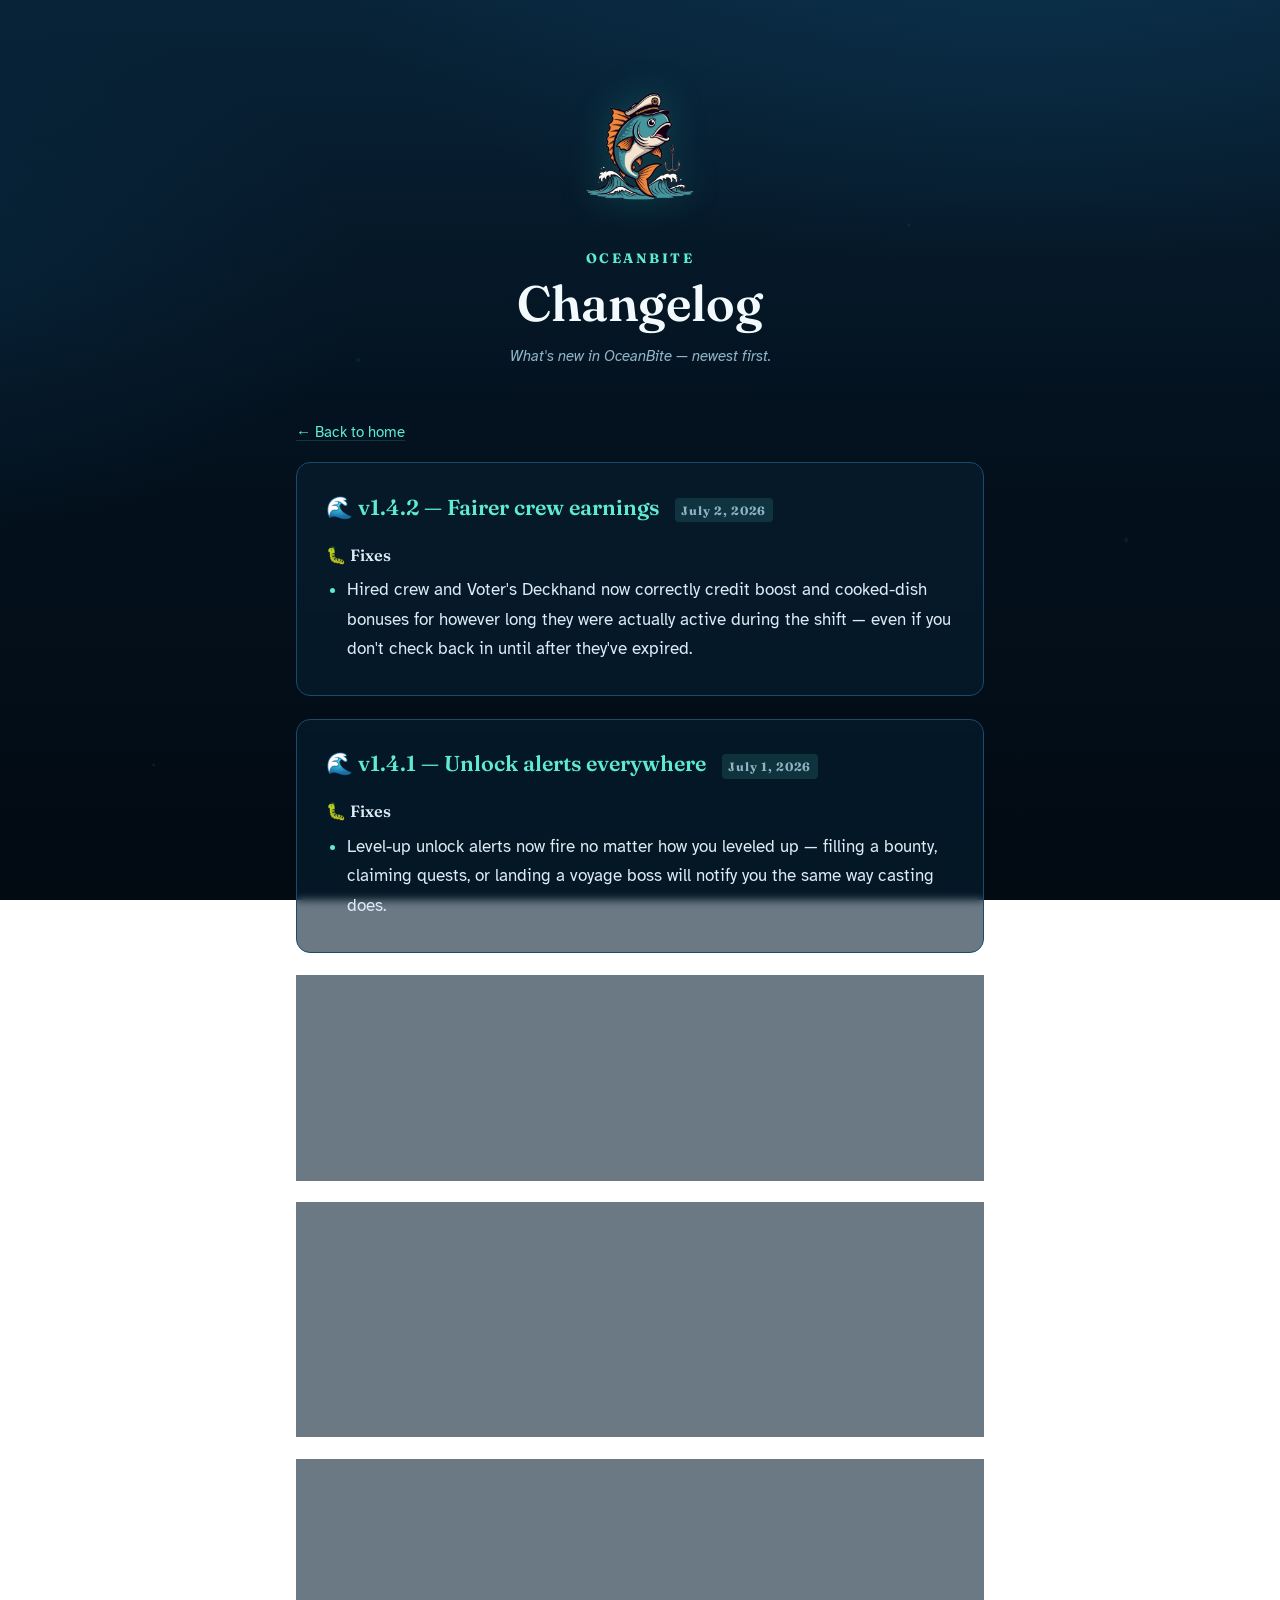
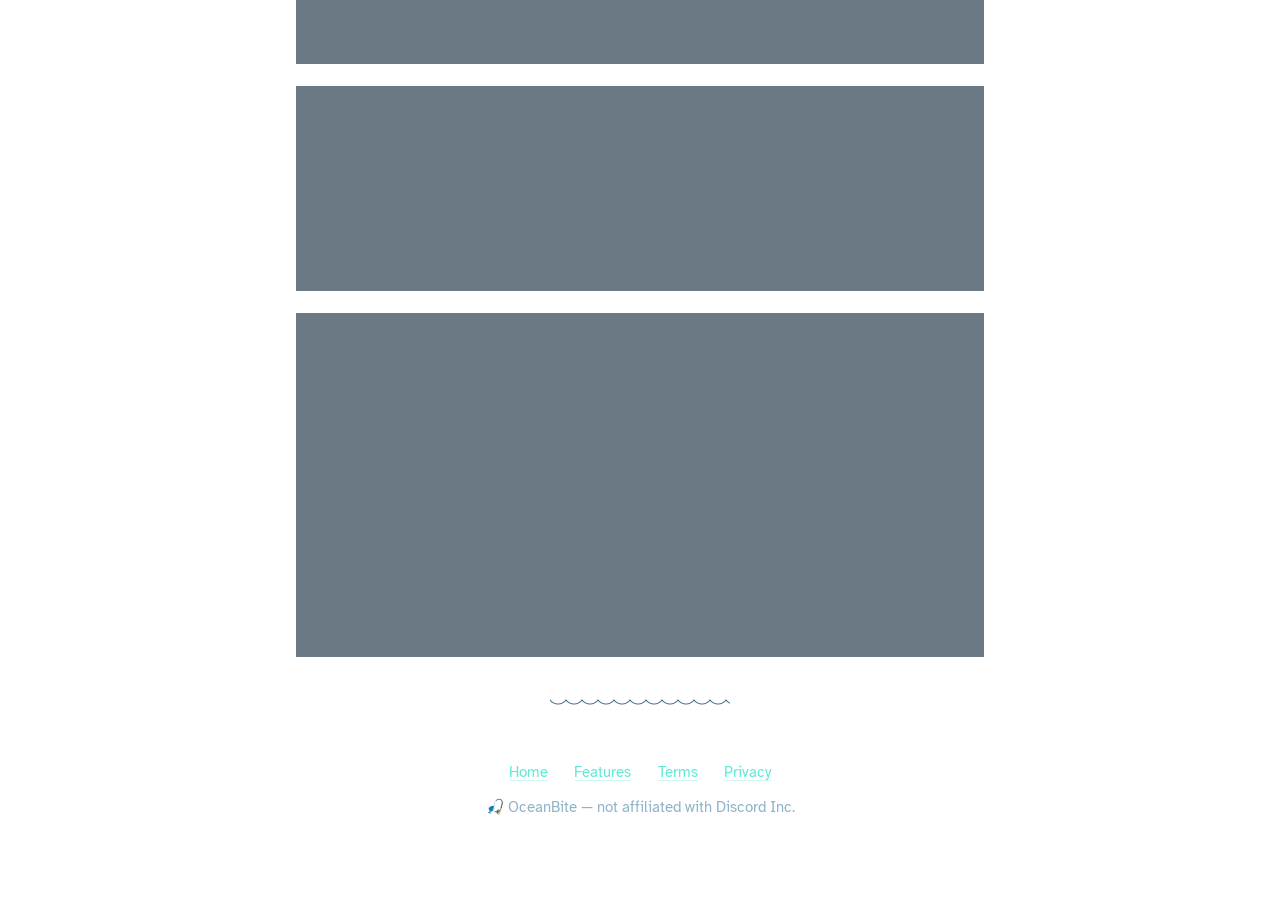
<file: changelog.html>
<!DOCTYPE html>
<html lang="en">
<head>
  <meta charset="UTF-8">
  <meta name="viewport" content="width=device-width, initial-scale=1.0">
  <title>Changelog — OceanBite</title>
  <meta name="description" content="What's new in OceanBite, the free Discord fishing game — every update, feature, balance change, and fix.">
  <link rel="canonical" href="https://oceanbite.app/changelog.html">
  <link rel="icon" type="image/png" href="logo.png">
  <!-- Open Graph -->
  <meta property="og:type" content="website">
  <meta property="og:title" content="Changelog — OceanBite">
  <meta property="og:description" content="What's new in OceanBite — every update, feature, balance change, and fix.">
  <meta property="og:url" content="https://oceanbite.app/changelog.html">
  <meta property="og:image" content="https://oceanbite.app/logo.png">
  <meta property="og:site_name" content="OceanBite">
  <!-- Twitter Card -->
  <meta name="twitter:card" content="summary">
  <meta name="twitter:title" content="Changelog — OceanBite">
  <meta name="twitter:description" content="What's new in OceanBite — every update, feature, balance change, and fix.">
  <meta name="twitter:image" content="https://oceanbite.app/logo.png">
  <link rel="preconnect" href="https://fonts.googleapis.com">
  <link rel="preconnect" href="https://fonts.gstatic.com" crossorigin>
  <link href="https://fonts.googleapis.com/css2?family=Fraunces:opsz,wght@9..144,400;9..144,600;9..144,700&family=Atkinson+Hyperlegible:ital,wght@0,400;0,700;1,400&display=swap" rel="stylesheet">
  <link rel="stylesheet" href="site.css">
  <style>
    .cmd { font-family: ui-monospace, 'Cascadia Code', 'Fira Code', monospace; font-size: 0.92em; background: #0d335033; padding: 0.15em 0.45em; border-radius: 5px; color: var(--foam); }
    .tag { display: inline-block; font-size: 0.75rem; font-weight: 700; letter-spacing: 0.06em; padding: 0.15em 0.55em; border-radius: 4px; vertical-align: middle; margin-left: 0.4rem; }
    .tag-date { background: #5eead422; color: var(--ink-dim); }
    .kind-group { margin: 0.9rem 0 0; }
    .kind-group h3 { font-family: 'Fraunces', Georgia, serif; font-weight: 600; font-size: 1.02rem; color: var(--ink); margin: 0 0 0.2rem; }
    .kind-group ul { margin: 0.2rem 0 0; }
    .back-link { display: inline-block; margin-bottom: 1rem; font-size: 0.95rem; }
    main section:nth-of-type(6) { animation-delay: 0.30s; }
    main section:nth-of-type(7) { animation-delay: 0.36s; }
    main section:nth-of-type(8) { animation-delay: 0.42s; }
    main section:nth-of-type(9) { animation-delay: 0.48s; }
  </style>
</head>
<body>
  <div class="wrap">
    <header class="masthead">
      <img class="crest" src="logo.png" alt="OceanBite">
      <p class="brand">OceanBite</p>
      <h1>Changelog</h1>
      <p class="effective">What's new in OceanBite — newest first.</p>
    </header>

    <a class="back-link" href="index.html">&larr; Back to home</a>

    <main>
      <section>
        <h2>🌊 v1.4.2 — Fairer crew earnings <span class="tag tag-date">July 2, 2026</span></h2>
        <div class="kind-group">
          <h3>🐛 Fixes</h3>
          <ul>
            <li>Hired crew and Voter's Deckhand now correctly credit boost and cooked-dish bonuses for however long they were actually active during the shift — even if you don't check back in until after they've expired.</li>
          </ul>
        </div>
      </section>

      <section>
        <h2>🌊 v1.4.1 — Unlock alerts everywhere <span class="tag tag-date">July 1, 2026</span></h2>
        <div class="kind-group">
          <h3>🐛 Fixes</h3>
          <ul>
            <li>Level-up unlock alerts now fire no matter how you leveled up — filling a bounty, claiming quests, or landing a voyage boss will notify you the same way casting does.</li>
          </ul>
        </div>
      </section>

      <section>
        <h2>🌊 v1.4.0 — Ready-to-collect alerts <span class="tag tag-date">July 1, 2026</span></h2>
        <div class="kind-group">
          <h3>🆕 New</h3>
          <ul>
            <li>You'll now get a message in your private thread when a cooked dish is ready to collect, or when your voyage's next leg (or the boss fight!) has arrived.</li>
          </ul>
        </div>
      </section>

      <section>
        <h2>🌊 v1.3.0 — Level-up unlock alerts <span class="tag tag-date">July 1, 2026</span></h2>
        <div class="kind-group">
          <h3>🆕 New</h3>
          <ul>
            <li>Leveling up now sends a message in your private fishing thread listing what just unlocked — new rods and boats to buy, new biomes to explore, or features like exotic fish, charms, and prestige.</li>
          </ul>
        </div>
      </section>

      <section>
        <h2>🌊 v1.2.1 — Cleaner chest loot <span class="tag tag-date">June 30, 2026</span></h2>
        <div class="kind-group">
          <h3>⚙️ Improved</h3>
          <ul>
            <li>Chest rewards on your catch card now show XP with a "+" (e.g. "+616 XP"), so it no longer blends into the coins amount next to it.</li>
          </ul>
        </div>
      </section>

      <section>
        <h2>🌊 v1.2.0 — Dive again <span class="tag tag-date">June 30, 2026</span></h2>
        <div class="kind-group">
          <h3>⚙️ Improved</h3>
          <ul>
            <li>Deep Dive result cards (surfaced or busted) now have a "Dive again" button, so you can start a new dive straight from the result instead of reopening the menu.</li>
          </ul>
        </div>
      </section>

      <section>
        <h2>🌊 v1.1.0 — Changelog launch <span class="tag tag-date">June 30, 2026</span></h2>
        <div class="kind-group">
          <h3>🆕 New</h3>
          <ul>
            <li>OceanBite now has a changelog! Update notes post in the community announcements channel, are browsable with <span class="cmd">/changelog</span>, and live on the website.</li>
          </ul>
        </div>
        <div class="kind-group">
          <h3>⚙️ Improved</h3>
          <ul>
            <li>Casting reveals a one-time “Check line” clue during gamble cues, and only shows the button when it can actually help.</li>
          </ul>
        </div>
      </section>
    </main>

    <hr class="wave-rule">
    <footer>
      <nav>
        <a href="index.html">Home</a>
        <a href="features.html">Features</a>
        <a href="terms.html">Terms</a>
        <a href="privacy.html">Privacy</a>
      </nav>
      🎣 OceanBite — not affiliated with Discord Inc.
    </footer>
  </div>
</body>
</html>
</file>
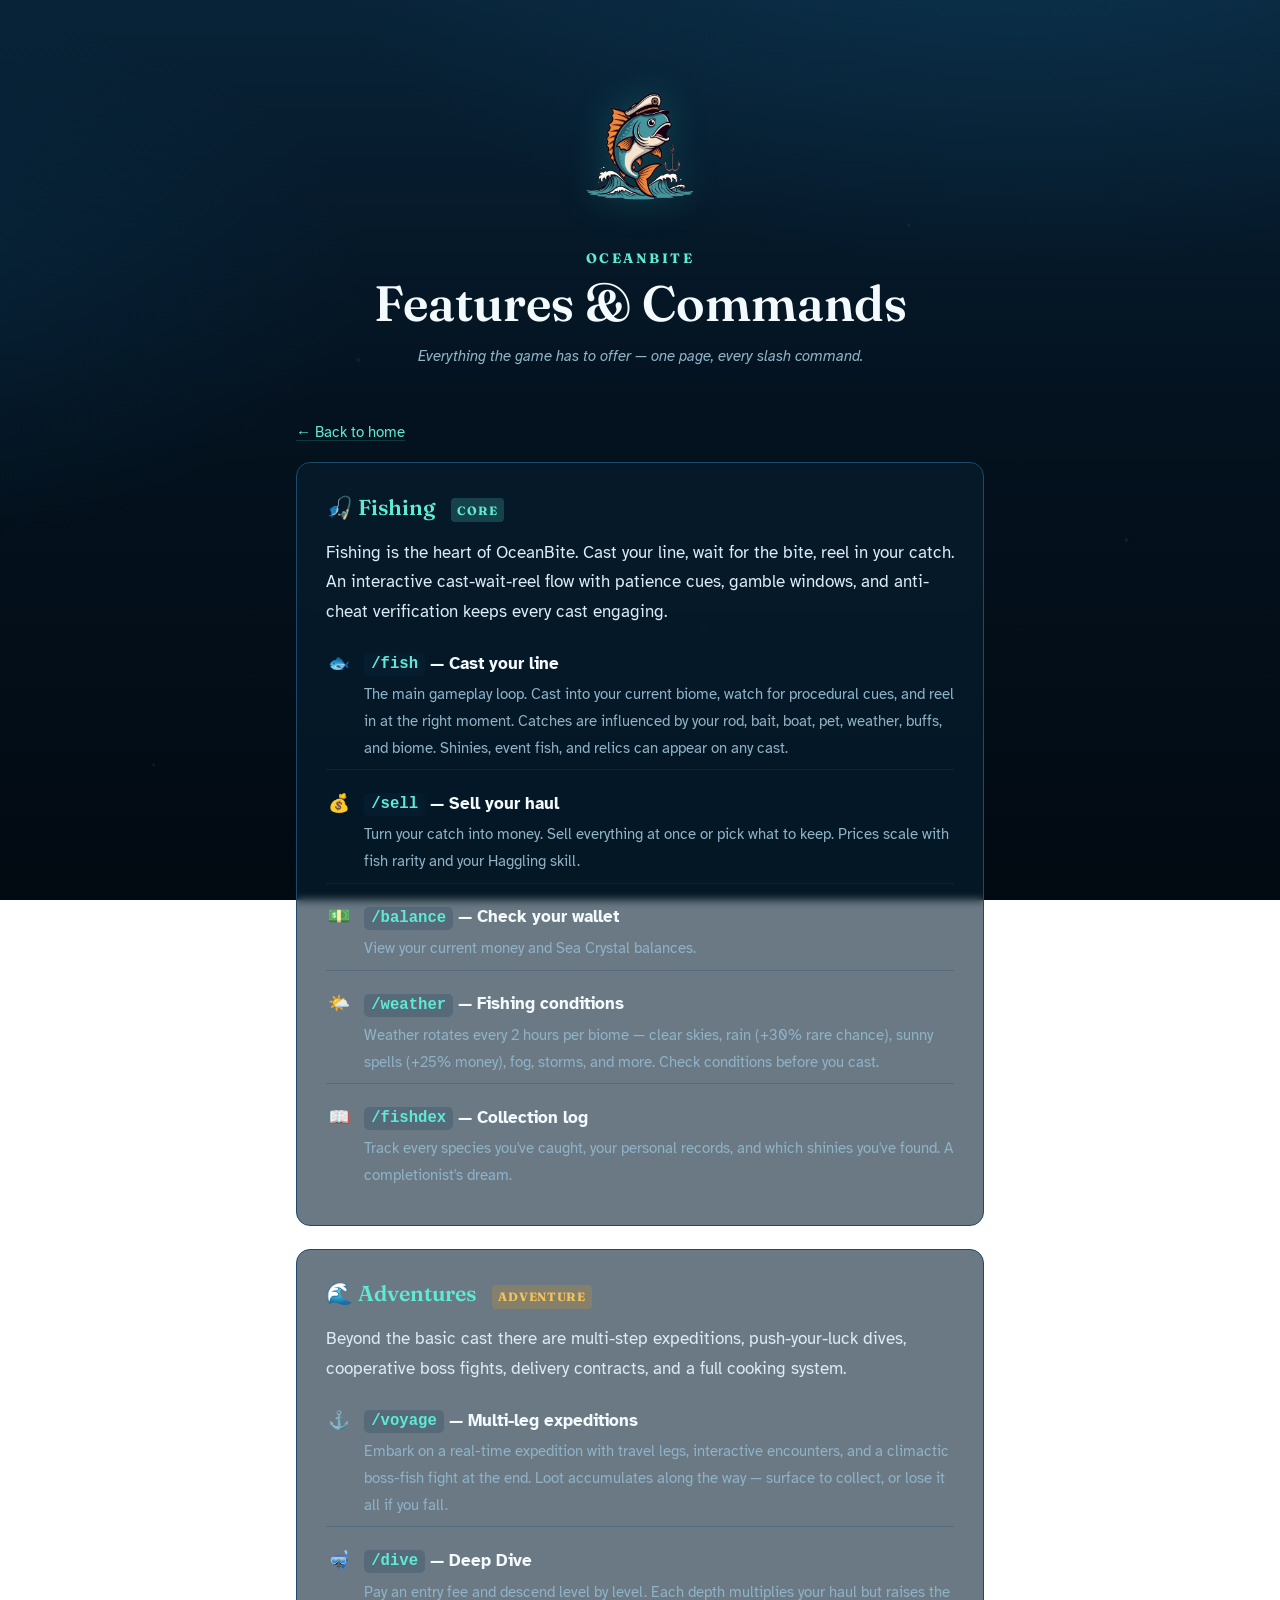
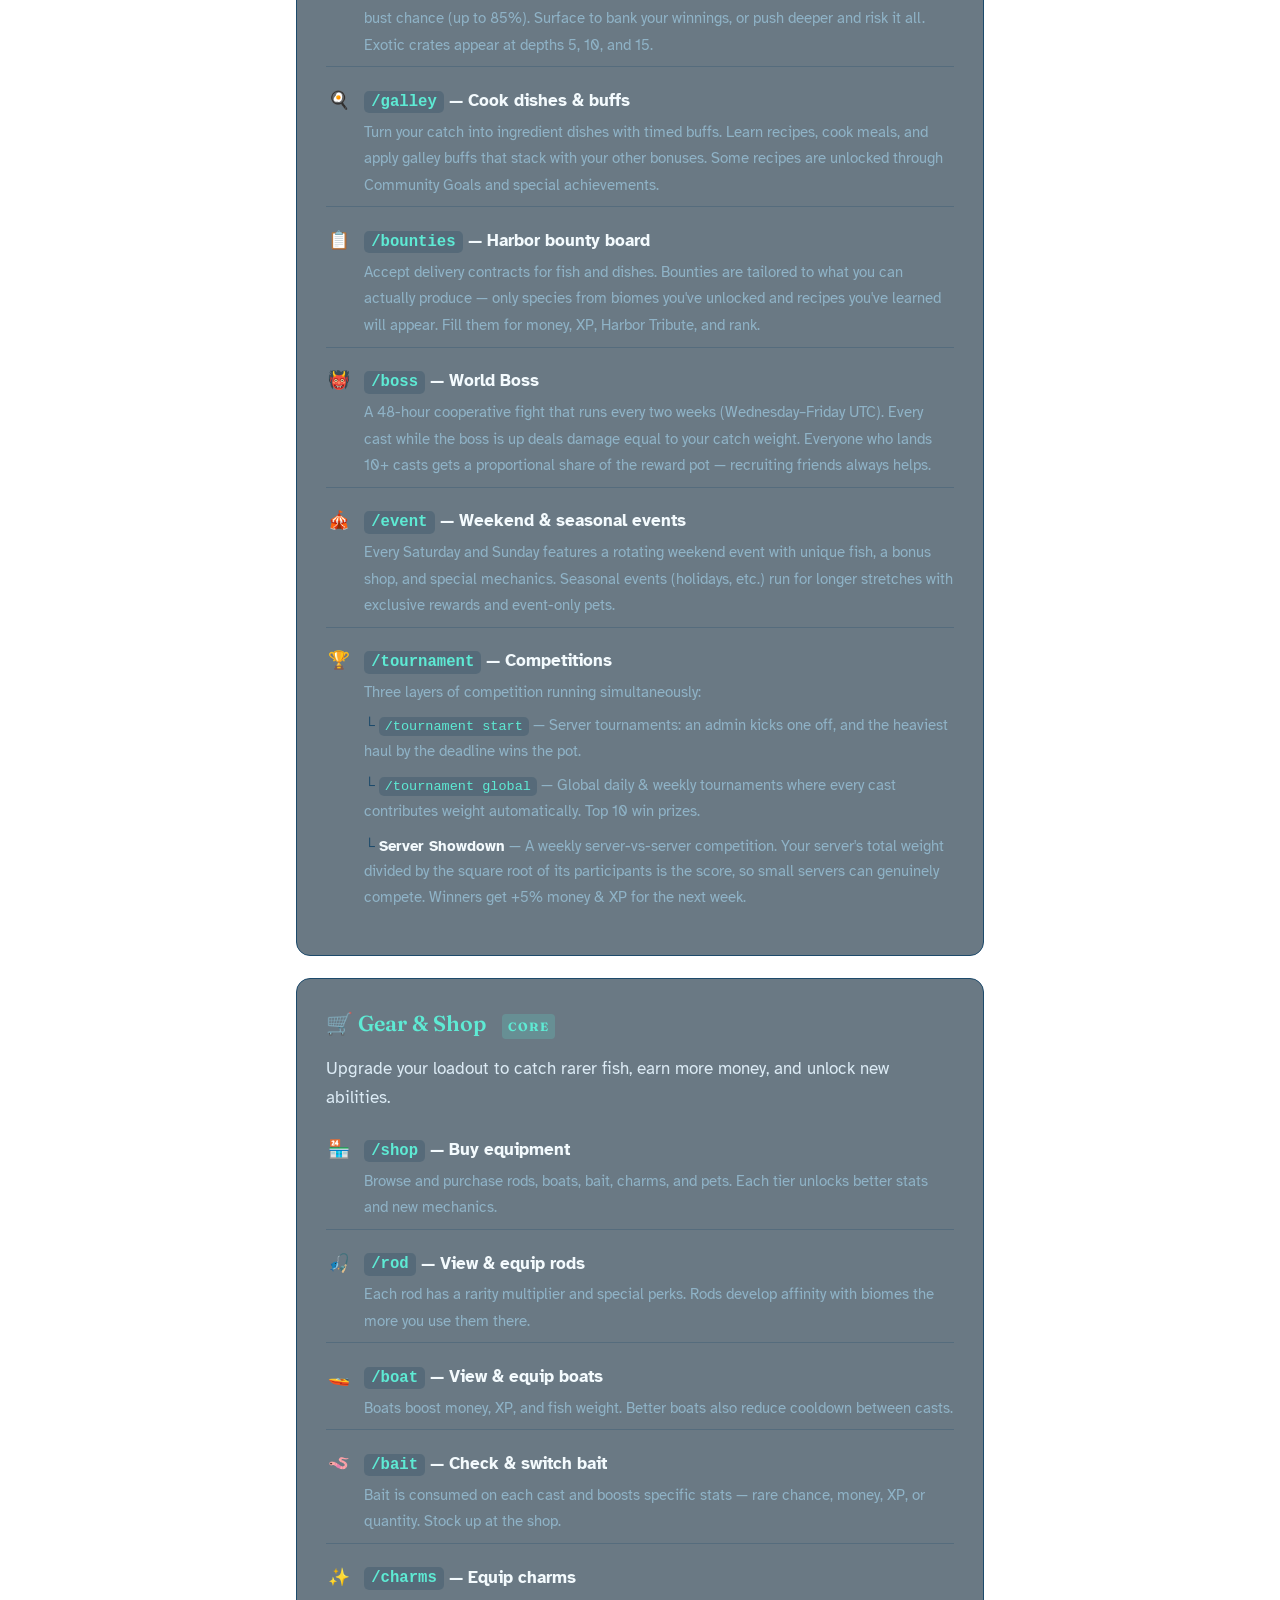
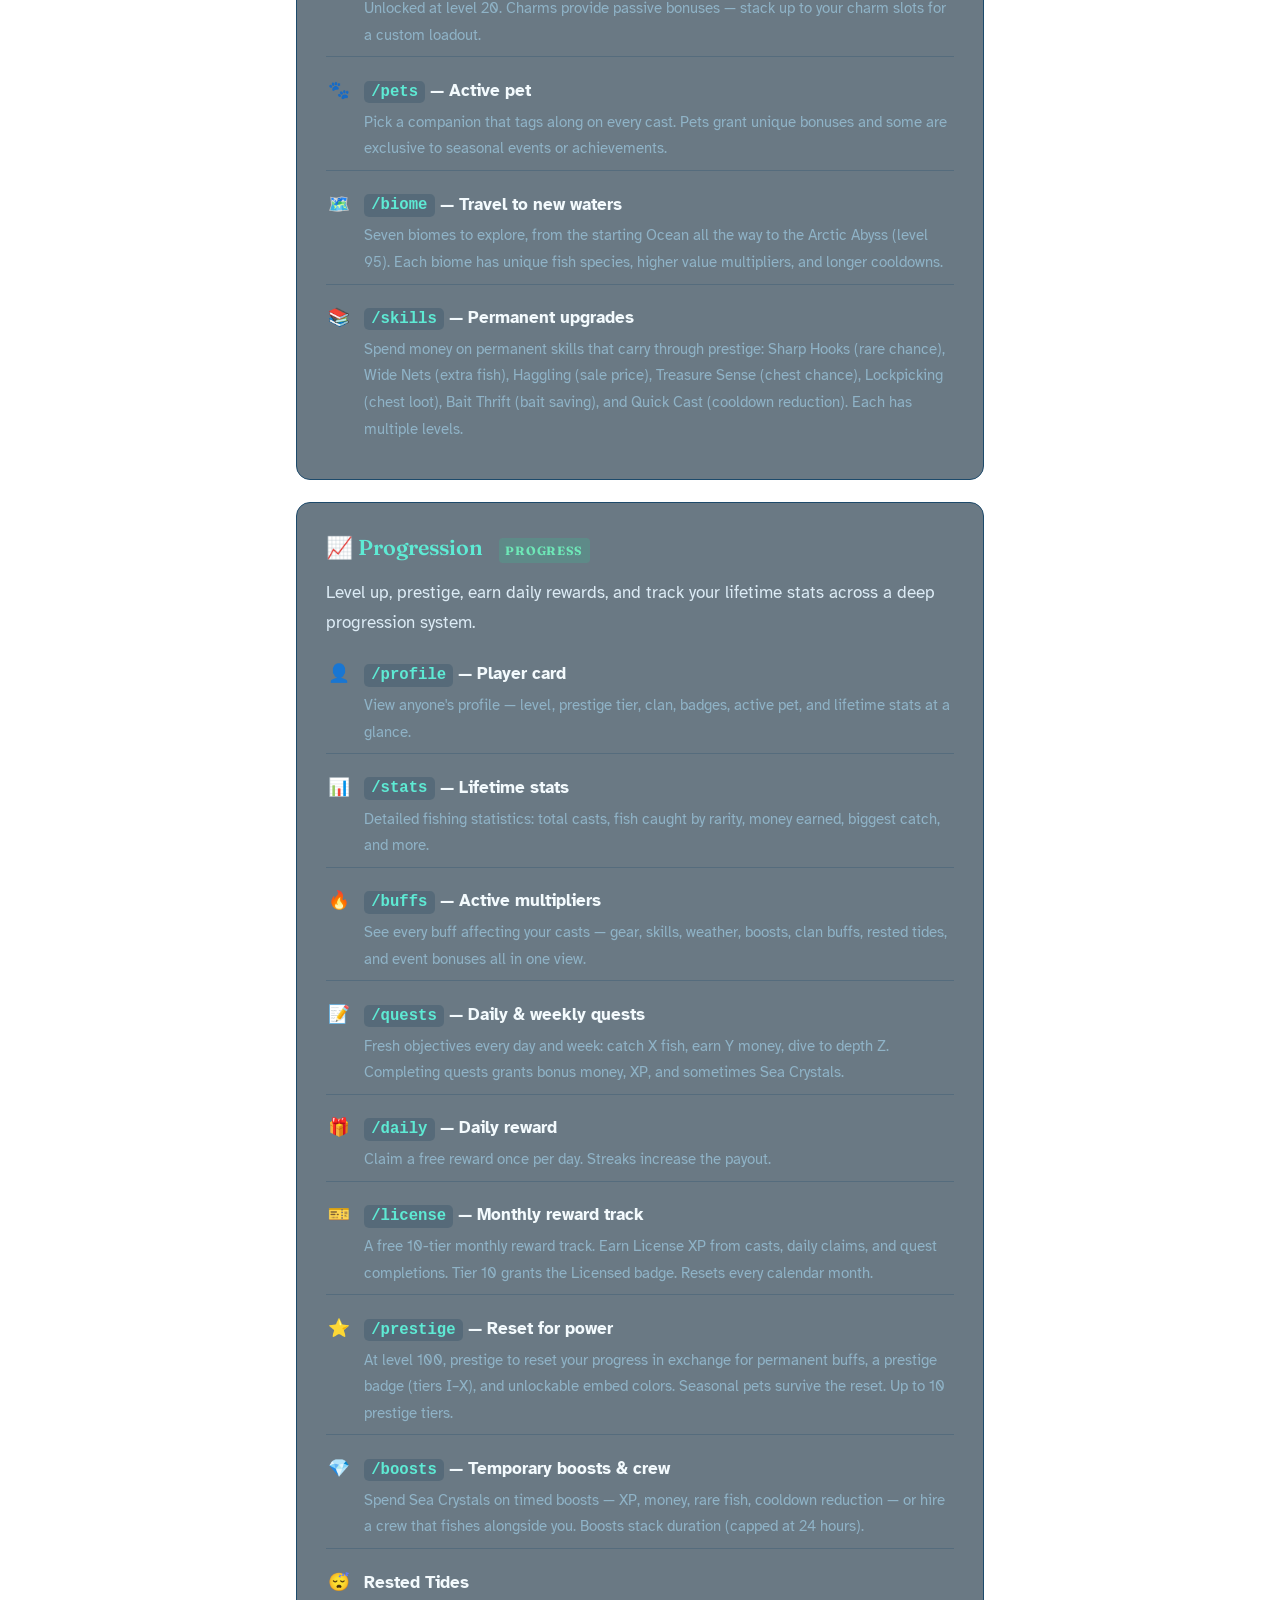
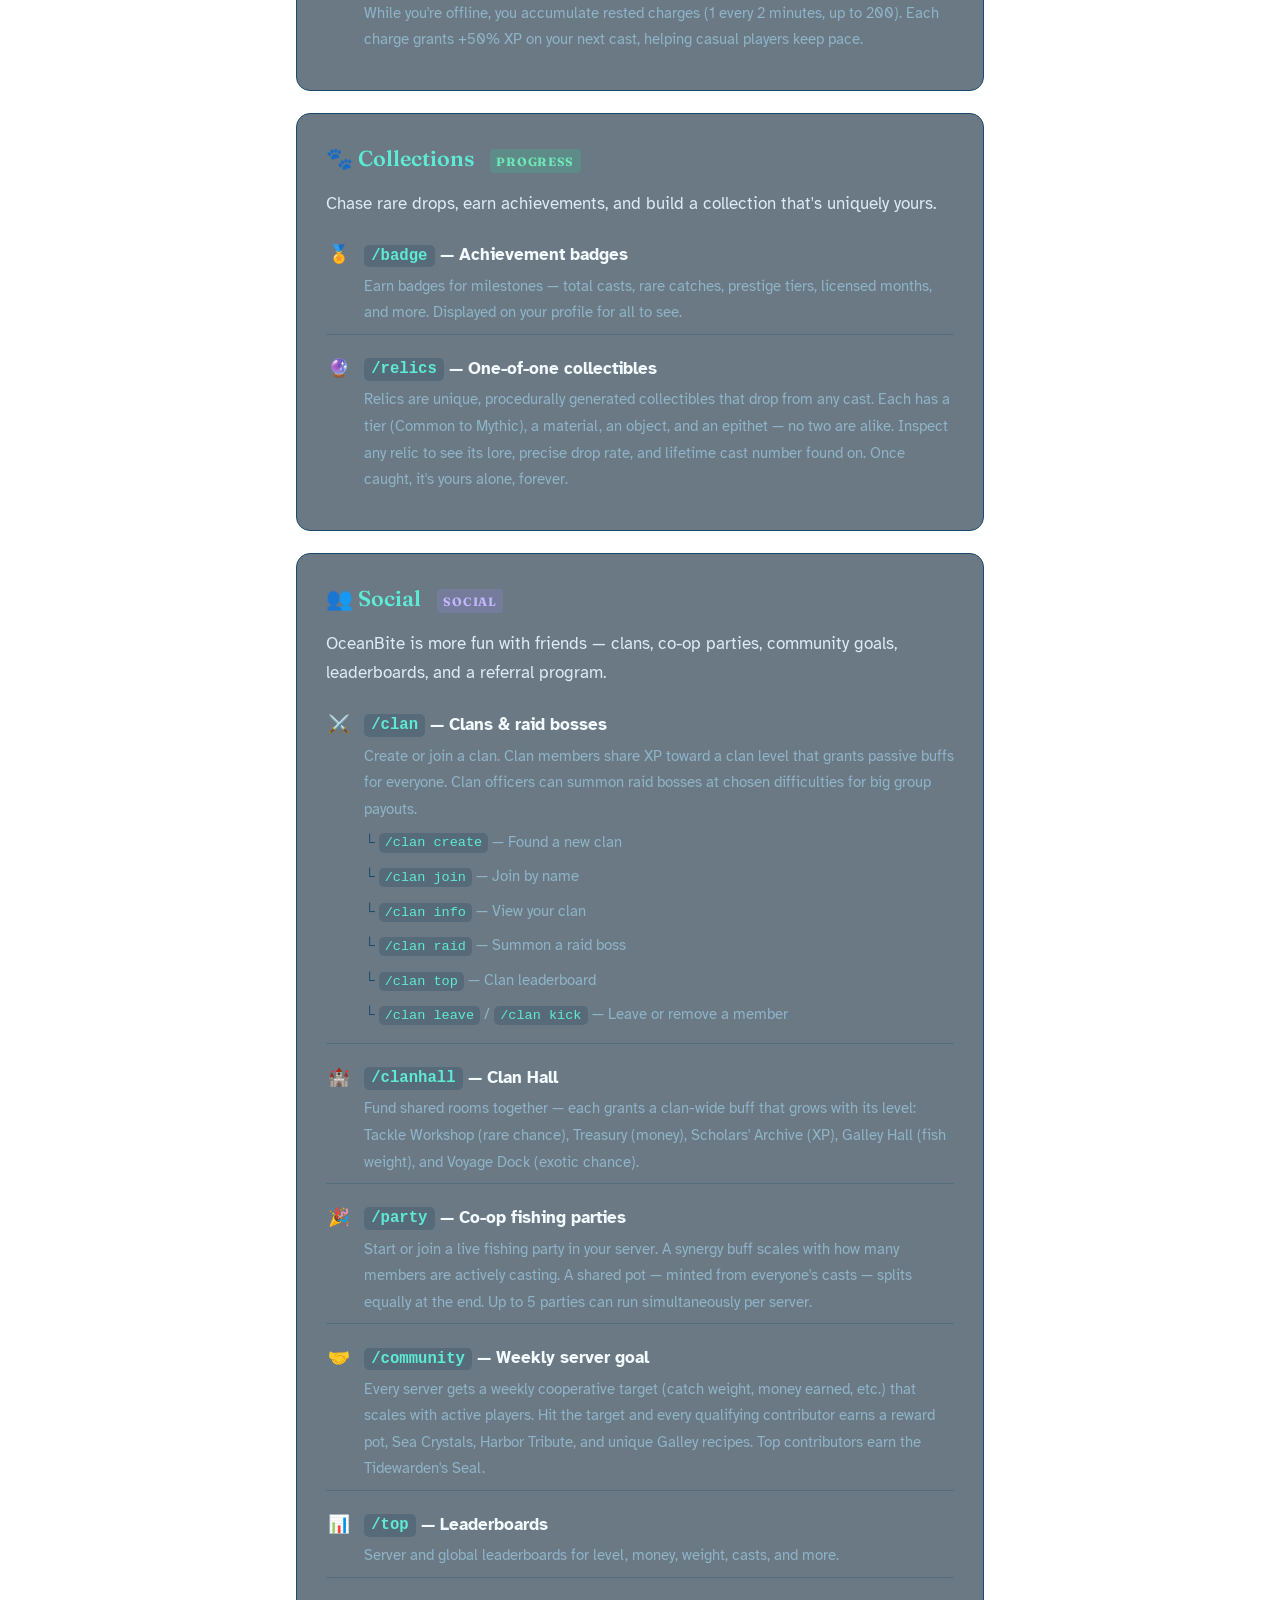
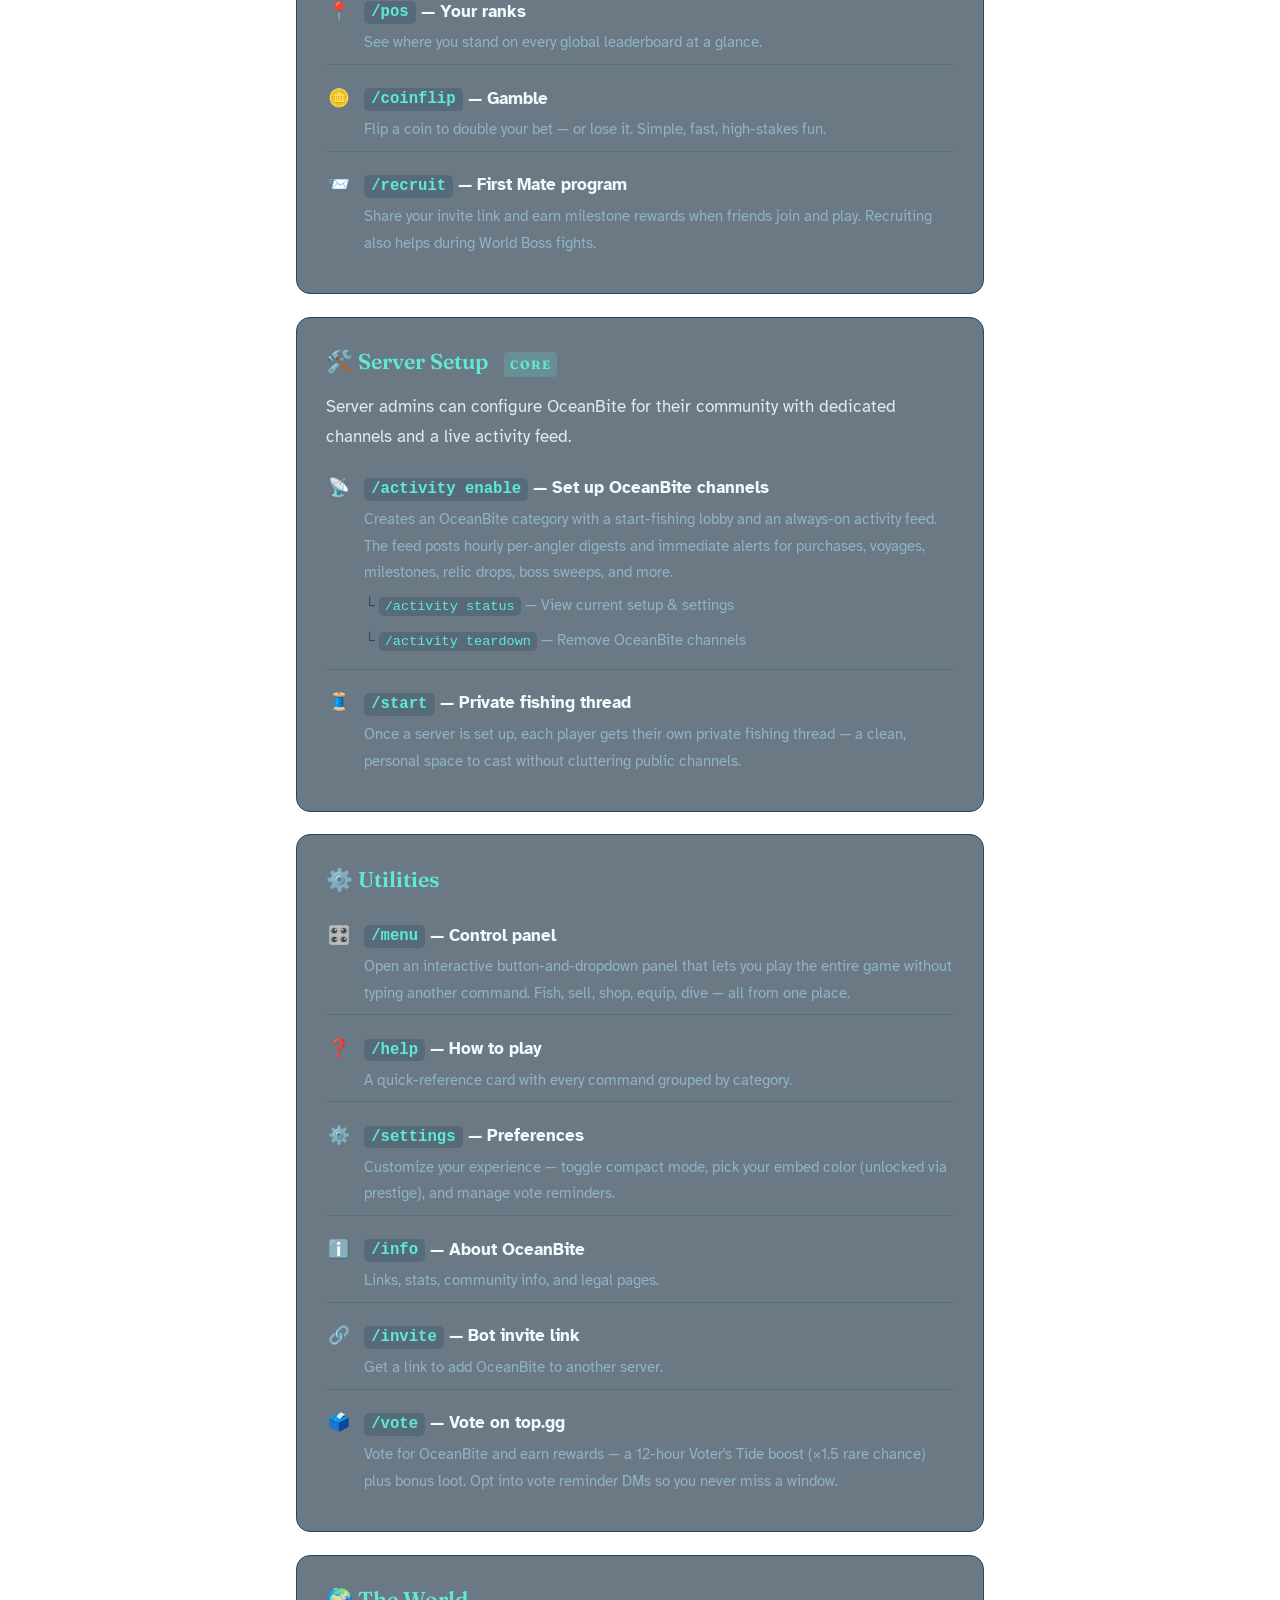
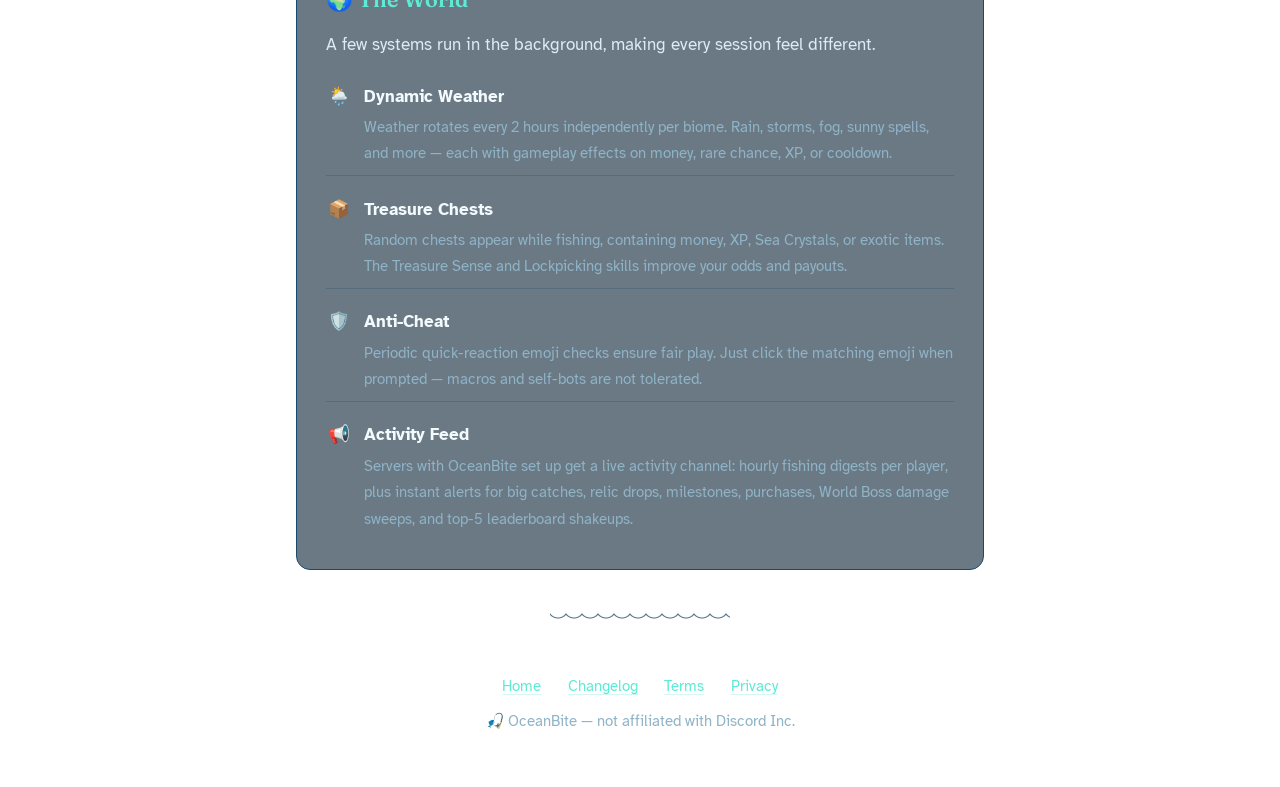
<file: features.html>
<!DOCTYPE html>
<html lang="en">
<head>
  <meta charset="UTF-8">
  <meta name="viewport" content="width=device-width, initial-scale=1.0">
  <title>Features &amp; Commands — OceanBite</title>
  <meta name="description" content="Every feature and slash command in OceanBite, the free Discord fishing game — catch fish, cook dishes, hunt bounties, explore voyages, battle bosses, and more.">
  <link rel="canonical" href="https://oceanbite.app/features.html">
  <link rel="icon" type="image/png" href="logo.png">
  <!-- Open Graph -->
  <meta property="og:type" content="website">
  <meta property="og:title" content="Features &amp; Commands — OceanBite">
  <meta property="og:description" content="Every feature and slash command in OceanBite — catch fish, cook dishes, hunt bounties, explore voyages, battle bosses, and more.">
  <meta property="og:url" content="https://oceanbite.app/features.html">
  <meta property="og:image" content="https://oceanbite.app/logo.png">
  <meta property="og:site_name" content="OceanBite">
  <!-- Twitter Card -->
  <meta name="twitter:card" content="summary">
  <meta name="twitter:title" content="Features &amp; Commands — OceanBite">
  <meta name="twitter:description" content="Every feature and slash command in OceanBite — catch fish, cook dishes, hunt bounties, explore voyages, battle bosses, and more.">
  <meta name="twitter:image" content="https://oceanbite.app/logo.png">
  <link rel="preconnect" href="https://fonts.googleapis.com">
  <link rel="preconnect" href="https://fonts.gstatic.com" crossorigin>
  <link href="https://fonts.googleapis.com/css2?family=Fraunces:opsz,wght@9..144,400;9..144,600;9..144,700&family=Atkinson+Hyperlegible:ital,wght@0,400;0,700;1,400&display=swap" rel="stylesheet">
  <link rel="stylesheet" href="site.css">
  <style>
    .cmd { font-family: ui-monospace, 'Cascadia Code', 'Fira Code', monospace; font-size: 0.92em; background: #0d335033; padding: 0.15em 0.45em; border-radius: 5px; color: var(--foam); white-space: nowrap; }
    .tag { display: inline-block; font-size: 0.75rem; font-weight: 700; letter-spacing: 0.06em; text-transform: uppercase; padding: 0.15em 0.55em; border-radius: 4px; vertical-align: middle; margin-left: 0.4rem; }
    .tag-core { background: #5eead433; color: var(--foam); }
    .tag-social { background: #a78bfa33; color: #c4b5fd; }
    .tag-adventure { background: #f59e0b33; color: var(--gold); }
    .tag-progress { background: #34d39933; color: #6ee7b7; }
    .feature-grid { display: grid; grid-template-columns: 1fr; gap: 0.6rem; margin: 0.8rem 0 0.2rem; }
    .feature-item { display: flex; gap: 0.8rem; align-items: baseline; padding: 0.5rem 0; border-bottom: 1px solid #1d4a6b44; }
    .feature-item:last-child { border-bottom: none; }
    .feature-emoji { font-size: 1.1rem; flex-shrink: 0; width: 1.6rem; text-align: center; }
    .feature-body { flex: 1; }
    .feature-body strong { color: #f3fafd; }
    .feature-body p { margin: 0.15rem 0 0; font-size: 0.95rem; color: var(--ink-dim); }
    .sub-list { margin: 0.3rem 0 0 0; padding-left: 0; list-style: none; font-size: 0.92rem; }
    .sub-list li { color: var(--ink-dim); padding: 0.1rem 0; }
    .sub-list li::before { content: "└ "; color: var(--line); }
    .back-link { display: inline-block; margin-bottom: 1rem; font-size: 0.95rem; }
    main section:nth-of-type(6) { animation-delay: 0.30s; }
    main section:nth-of-type(7) { animation-delay: 0.36s; }
    main section:nth-of-type(8) { animation-delay: 0.42s; }
    main section:nth-of-type(9) { animation-delay: 0.48s; }
  </style>
  <script type="application/ld+json">
  {
    "@context": "https://schema.org",
    "@type": "WebPage",
    "name": "Features & Commands — OceanBite",
    "description": "Every feature and slash command in OceanBite, the free Discord fishing game.",
    "url": "https://oceanbite.app/features.html",
    "isPartOf": {
      "@type": "WebSite",
      "name": "OceanBite",
      "url": "https://oceanbite.app/"
    },
    "about": {
      "@type": "SoftwareApplication",
      "name": "OceanBite",
      "applicationCategory": "GameApplication",
      "operatingSystem": "Discord",
      "description": "A fishing game bot for Discord — catch fish, cook dishes, hunt bounties, explore voyages, battle bosses, join clans, and climb the leaderboards.",
      "image": "https://oceanbite.app/logo.png",
      "offers": { "@type": "Offer", "price": "0", "priceCurrency": "USD" }
    }
  }
  </script>
</head>
<body>
  <div class="wrap">
    <header class="masthead">
      <img class="crest" src="logo.png" alt="OceanBite">
      <p class="brand">OceanBite</p>
      <h1>Features &amp; Commands</h1>
      <p class="effective">Everything the game has to offer — one page, every slash command.</p>
    </header>

    <a class="back-link" href="index.html">&larr; Back to home</a>

    <main>
      <!-- ───────── Fishing ───────── -->
      <section>
        <h2>🎣 Fishing <span class="tag tag-core">Core</span></h2>
        <p>Fishing is the heart of OceanBite. Cast your line, wait for the bite, reel in your catch. An interactive cast-wait-reel flow with patience cues, gamble windows, and anti-cheat verification keeps every cast engaging.</p>
        <div class="feature-grid">
          <div class="feature-item">
            <span class="feature-emoji">🐟</span>
            <div class="feature-body">
              <strong><span class="cmd">/fish</span> — Cast your line</strong>
              <p>The main gameplay loop. Cast into your current biome, watch for procedural cues, and reel in at the right moment. Catches are influenced by your rod, bait, boat, pet, weather, buffs, and biome. Shinies, event fish, and relics can appear on any cast.</p>
            </div>
          </div>
          <div class="feature-item">
            <span class="feature-emoji">💰</span>
            <div class="feature-body">
              <strong><span class="cmd">/sell</span> — Sell your haul</strong>
              <p>Turn your catch into money. Sell everything at once or pick what to keep. Prices scale with fish rarity and your Haggling skill.</p>
            </div>
          </div>
          <div class="feature-item">
            <span class="feature-emoji">💵</span>
            <div class="feature-body">
              <strong><span class="cmd">/balance</span> — Check your wallet</strong>
              <p>View your current money and Sea Crystal balances.</p>
            </div>
          </div>
          <div class="feature-item">
            <span class="feature-emoji">🌤️</span>
            <div class="feature-body">
              <strong><span class="cmd">/weather</span> — Fishing conditions</strong>
              <p>Weather rotates every 2 hours per biome — clear skies, rain (+30% rare chance), sunny spells (+25% money), fog, storms, and more. Check conditions before you cast.</p>
            </div>
          </div>
          <div class="feature-item">
            <span class="feature-emoji">📖</span>
            <div class="feature-body">
              <strong><span class="cmd">/fishdex</span> — Collection log</strong>
              <p>Track every species you've caught, your personal records, and which shinies you've found. A completionist's dream.</p>
            </div>
          </div>
        </div>
      </section>

      <!-- ───────── Adventures ───────── -->
      <section>
        <h2>🌊 Adventures <span class="tag tag-adventure">Adventure</span></h2>
        <p>Beyond the basic cast there are multi-step expeditions, push-your-luck dives, cooperative boss fights, delivery contracts, and a full cooking system.</p>
        <div class="feature-grid">
          <div class="feature-item">
            <span class="feature-emoji">⚓</span>
            <div class="feature-body">
              <strong><span class="cmd">/voyage</span> — Multi-leg expeditions</strong>
              <p>Embark on a real-time expedition with travel legs, interactive encounters, and a climactic boss-fish fight at the end. Loot accumulates along the way — surface to collect, or lose it all if you fall.</p>
            </div>
          </div>
          <div class="feature-item">
            <span class="feature-emoji">🤿</span>
            <div class="feature-body">
              <strong><span class="cmd">/dive</span> — Deep Dive</strong>
              <p>Pay an entry fee and descend level by level. Each depth multiplies your haul but raises the bust chance (up to 85%). Surface to bank your winnings, or push deeper and risk it all. Exotic crates appear at depths 5, 10, and 15.</p>
            </div>
          </div>
          <div class="feature-item">
            <span class="feature-emoji">🍳</span>
            <div class="feature-body">
              <strong><span class="cmd">/galley</span> — Cook dishes &amp; buffs</strong>
              <p>Turn your catch into ingredient dishes with timed buffs. Learn recipes, cook meals, and apply galley buffs that stack with your other bonuses. Some recipes are unlocked through Community Goals and special achievements.</p>
            </div>
          </div>
          <div class="feature-item">
            <span class="feature-emoji">📋</span>
            <div class="feature-body">
              <strong><span class="cmd">/bounties</span> — Harbor bounty board</strong>
              <p>Accept delivery contracts for fish and dishes. Bounties are tailored to what you can actually produce — only species from biomes you've unlocked and recipes you've learned will appear. Fill them for money, XP, Harbor Tribute, and rank.</p>
            </div>
          </div>
          <div class="feature-item">
            <span class="feature-emoji">👹</span>
            <div class="feature-body">
              <strong><span class="cmd">/boss</span> — World Boss</strong>
              <p>A 48-hour cooperative fight that runs every two weeks (Wednesday–Friday UTC). Every cast while the boss is up deals damage equal to your catch weight. Everyone who lands 10+ casts gets a proportional share of the reward pot — recruiting friends always helps.</p>
            </div>
          </div>
          <div class="feature-item">
            <span class="feature-emoji">🎪</span>
            <div class="feature-body">
              <strong><span class="cmd">/event</span> — Weekend &amp; seasonal events</strong>
              <p>Every Saturday and Sunday features a rotating weekend event with unique fish, a bonus shop, and special mechanics. Seasonal events (holidays, etc.) run for longer stretches with exclusive rewards and event-only pets.</p>
            </div>
          </div>
          <div class="feature-item">
            <span class="feature-emoji">🏆</span>
            <div class="feature-body">
              <strong><span class="cmd">/tournament</span> — Competitions</strong>
              <p>Three layers of competition running simultaneously:</p>
              <ul class="sub-list">
                <li><span class="cmd">/tournament start</span> — Server tournaments: an admin kicks one off, and the heaviest haul by the deadline wins the pot.</li>
                <li><span class="cmd">/tournament global</span> — Global daily &amp; weekly tournaments where every cast contributes weight automatically. Top 10 win prizes.</li>
                <li><strong>Server Showdown</strong> — A weekly server-vs-server competition. Your server's total weight divided by the square root of its participants is the score, so small servers can genuinely compete. Winners get +5% money &amp; XP for the next week.</li>
              </ul>
            </div>
          </div>
        </div>
      </section>

      <!-- ───────── Gear & Shop ───────── -->
      <section>
        <h2>🛒 Gear &amp; Shop <span class="tag tag-core">Core</span></h2>
        <p>Upgrade your loadout to catch rarer fish, earn more money, and unlock new abilities.</p>
        <div class="feature-grid">
          <div class="feature-item">
            <span class="feature-emoji">🏪</span>
            <div class="feature-body">
              <strong><span class="cmd">/shop</span> — Buy equipment</strong>
              <p>Browse and purchase rods, boats, bait, charms, and pets. Each tier unlocks better stats and new mechanics.</p>
            </div>
          </div>
          <div class="feature-item">
            <span class="feature-emoji">🎣</span>
            <div class="feature-body">
              <strong><span class="cmd">/rod</span> — View &amp; equip rods</strong>
              <p>Each rod has a rarity multiplier and special perks. Rods develop affinity with biomes the more you use them there.</p>
            </div>
          </div>
          <div class="feature-item">
            <span class="feature-emoji">🚤</span>
            <div class="feature-body">
              <strong><span class="cmd">/boat</span> — View &amp; equip boats</strong>
              <p>Boats boost money, XP, and fish weight. Better boats also reduce cooldown between casts.</p>
            </div>
          </div>
          <div class="feature-item">
            <span class="feature-emoji">🪱</span>
            <div class="feature-body">
              <strong><span class="cmd">/bait</span> — Check &amp; switch bait</strong>
              <p>Bait is consumed on each cast and boosts specific stats — rare chance, money, XP, or quantity. Stock up at the shop.</p>
            </div>
          </div>
          <div class="feature-item">
            <span class="feature-emoji">✨</span>
            <div class="feature-body">
              <strong><span class="cmd">/charms</span> — Equip charms</strong>
              <p>Unlocked at level 20. Charms provide passive bonuses — stack up to your charm slots for a custom loadout.</p>
            </div>
          </div>
          <div class="feature-item">
            <span class="feature-emoji">🐾</span>
            <div class="feature-body">
              <strong><span class="cmd">/pets</span> — Active pet</strong>
              <p>Pick a companion that tags along on every cast. Pets grant unique bonuses and some are exclusive to seasonal events or achievements.</p>
            </div>
          </div>
          <div class="feature-item">
            <span class="feature-emoji">🗺️</span>
            <div class="feature-body">
              <strong><span class="cmd">/biome</span> — Travel to new waters</strong>
              <p>Seven biomes to explore, from the starting Ocean all the way to the Arctic Abyss (level 95). Each biome has unique fish species, higher value multipliers, and longer cooldowns.</p>
            </div>
          </div>
          <div class="feature-item">
            <span class="feature-emoji">📚</span>
            <div class="feature-body">
              <strong><span class="cmd">/skills</span> — Permanent upgrades</strong>
              <p>Spend money on permanent skills that carry through prestige: Sharp Hooks (rare chance), Wide Nets (extra fish), Haggling (sale price), Treasure Sense (chest chance), Lockpicking (chest loot), Bait Thrift (bait saving), and Quick Cast (cooldown reduction). Each has multiple levels.</p>
            </div>
          </div>
        </div>
      </section>

      <!-- ───────── Progression ───────── -->
      <section>
        <h2>📈 Progression <span class="tag tag-progress">Progress</span></h2>
        <p>Level up, prestige, earn daily rewards, and track your lifetime stats across a deep progression system.</p>
        <div class="feature-grid">
          <div class="feature-item">
            <span class="feature-emoji">👤</span>
            <div class="feature-body">
              <strong><span class="cmd">/profile</span> — Player card</strong>
              <p>View anyone's profile — level, prestige tier, clan, badges, active pet, and lifetime stats at a glance.</p>
            </div>
          </div>
          <div class="feature-item">
            <span class="feature-emoji">📊</span>
            <div class="feature-body">
              <strong><span class="cmd">/stats</span> — Lifetime stats</strong>
              <p>Detailed fishing statistics: total casts, fish caught by rarity, money earned, biggest catch, and more.</p>
            </div>
          </div>
          <div class="feature-item">
            <span class="feature-emoji">🔥</span>
            <div class="feature-body">
              <strong><span class="cmd">/buffs</span> — Active multipliers</strong>
              <p>See every buff affecting your casts — gear, skills, weather, boosts, clan buffs, rested tides, and event bonuses all in one view.</p>
            </div>
          </div>
          <div class="feature-item">
            <span class="feature-emoji">📝</span>
            <div class="feature-body">
              <strong><span class="cmd">/quests</span> — Daily &amp; weekly quests</strong>
              <p>Fresh objectives every day and week: catch X fish, earn Y money, dive to depth Z. Completing quests grants bonus money, XP, and sometimes Sea Crystals.</p>
            </div>
          </div>
          <div class="feature-item">
            <span class="feature-emoji">🎁</span>
            <div class="feature-body">
              <strong><span class="cmd">/daily</span> — Daily reward</strong>
              <p>Claim a free reward once per day. Streaks increase the payout.</p>
            </div>
          </div>
          <div class="feature-item">
            <span class="feature-emoji">🎫</span>
            <div class="feature-body">
              <strong><span class="cmd">/license</span> — Monthly reward track</strong>
              <p>A free 10-tier monthly reward track. Earn License XP from casts, daily claims, and quest completions. Tier 10 grants the Licensed badge. Resets every calendar month.</p>
            </div>
          </div>
          <div class="feature-item">
            <span class="feature-emoji">⭐</span>
            <div class="feature-body">
              <strong><span class="cmd">/prestige</span> — Reset for power</strong>
              <p>At level 100, prestige to reset your progress in exchange for permanent buffs, a prestige badge (tiers I–X), and unlockable embed colors. Seasonal pets survive the reset. Up to 10 prestige tiers.</p>
            </div>
          </div>
          <div class="feature-item">
            <span class="feature-emoji">💎</span>
            <div class="feature-body">
              <strong><span class="cmd">/boosts</span> — Temporary boosts &amp; crew</strong>
              <p>Spend Sea Crystals on timed boosts — XP, money, rare fish, cooldown reduction — or hire a crew that fishes alongside you. Boosts stack duration (capped at 24 hours).</p>
            </div>
          </div>
          <div class="feature-item">
            <span class="feature-emoji">😴</span>
            <div class="feature-body">
              <strong>Rested Tides</strong>
              <p>While you're offline, you accumulate rested charges (1 every 2 minutes, up to 200). Each charge grants +50% XP on your next cast, helping casual players keep pace.</p>
            </div>
          </div>
        </div>
      </section>

      <!-- ───────── Collections ───────── -->
      <section>
        <h2>🐾 Collections <span class="tag tag-progress">Progress</span></h2>
        <p>Chase rare drops, earn achievements, and build a collection that's uniquely yours.</p>
        <div class="feature-grid">
          <div class="feature-item">
            <span class="feature-emoji">🏅</span>
            <div class="feature-body">
              <strong><span class="cmd">/badge</span> — Achievement badges</strong>
              <p>Earn badges for milestones — total casts, rare catches, prestige tiers, licensed months, and more. Displayed on your profile for all to see.</p>
            </div>
          </div>
          <div class="feature-item">
            <span class="feature-emoji">🔮</span>
            <div class="feature-body">
              <strong><span class="cmd">/relics</span> — One-of-one collectibles</strong>
              <p>Relics are unique, procedurally generated collectibles that drop from any cast. Each has a tier (Common to Mythic), a material, an object, and an epithet — no two are alike. Inspect any relic to see its lore, precise drop rate, and lifetime cast number found on. Once caught, it's yours alone, forever.</p>
            </div>
          </div>
        </div>
      </section>

      <!-- ───────── Social ───────── -->
      <section>
        <h2>👥 Social <span class="tag tag-social">Social</span></h2>
        <p>OceanBite is more fun with friends — clans, co-op parties, community goals, leaderboards, and a referral program.</p>
        <div class="feature-grid">
          <div class="feature-item">
            <span class="feature-emoji">⚔️</span>
            <div class="feature-body">
              <strong><span class="cmd">/clan</span> — Clans &amp; raid bosses</strong>
              <p>Create or join a clan. Clan members share XP toward a clan level that grants passive buffs for everyone. Clan officers can summon raid bosses at chosen difficulties for big group payouts.</p>
              <ul class="sub-list">
                <li><span class="cmd">/clan create</span> — Found a new clan</li>
                <li><span class="cmd">/clan join</span> — Join by name</li>
                <li><span class="cmd">/clan info</span> — View your clan</li>
                <li><span class="cmd">/clan raid</span> — Summon a raid boss</li>
                <li><span class="cmd">/clan top</span> — Clan leaderboard</li>
                <li><span class="cmd">/clan leave</span> / <span class="cmd">/clan kick</span> — Leave or remove a member</li>
              </ul>
            </div>
          </div>
          <div class="feature-item">
            <span class="feature-emoji">🏰</span>
            <div class="feature-body">
              <strong><span class="cmd">/clanhall</span> — Clan Hall</strong>
              <p>Fund shared rooms together — each grants a clan-wide buff that grows with its level: Tackle Workshop (rare chance), Treasury (money), Scholars' Archive (XP), Galley Hall (fish weight), and Voyage Dock (exotic chance).</p>
            </div>
          </div>
          <div class="feature-item">
            <span class="feature-emoji">🎉</span>
            <div class="feature-body">
              <strong><span class="cmd">/party</span> — Co-op fishing parties</strong>
              <p>Start or join a live fishing party in your server. A synergy buff scales with how many members are actively casting. A shared pot — minted from everyone's casts — splits equally at the end. Up to 5 parties can run simultaneously per server.</p>
            </div>
          </div>
          <div class="feature-item">
            <span class="feature-emoji">🤝</span>
            <div class="feature-body">
              <strong><span class="cmd">/community</span> — Weekly server goal</strong>
              <p>Every server gets a weekly cooperative target (catch weight, money earned, etc.) that scales with active players. Hit the target and every qualifying contributor earns a reward pot, Sea Crystals, Harbor Tribute, and unique Galley recipes. Top contributors earn the Tidewarden's Seal.</p>
            </div>
          </div>
          <div class="feature-item">
            <span class="feature-emoji">📊</span>
            <div class="feature-body">
              <strong><span class="cmd">/top</span> — Leaderboards</strong>
              <p>Server and global leaderboards for level, money, weight, casts, and more.</p>
            </div>
          </div>
          <div class="feature-item">
            <span class="feature-emoji">📍</span>
            <div class="feature-body">
              <strong><span class="cmd">/pos</span> — Your ranks</strong>
              <p>See where you stand on every global leaderboard at a glance.</p>
            </div>
          </div>
          <div class="feature-item">
            <span class="feature-emoji">🪙</span>
            <div class="feature-body">
              <strong><span class="cmd">/coinflip</span> — Gamble</strong>
              <p>Flip a coin to double your bet — or lose it. Simple, fast, high-stakes fun.</p>
            </div>
          </div>
          <div class="feature-item">
            <span class="feature-emoji">📨</span>
            <div class="feature-body">
              <strong><span class="cmd">/recruit</span> — First Mate program</strong>
              <p>Share your invite link and earn milestone rewards when friends join and play. Recruiting also helps during World Boss fights.</p>
            </div>
          </div>
        </div>
      </section>

      <!-- ───────── Server Setup ───────── -->
      <section>
        <h2>🛠️ Server Setup <span class="tag tag-core">Core</span></h2>
        <p>Server admins can configure OceanBite for their community with dedicated channels and a live activity feed.</p>
        <div class="feature-grid">
          <div class="feature-item">
            <span class="feature-emoji">📡</span>
            <div class="feature-body">
              <strong><span class="cmd">/activity enable</span> — Set up OceanBite channels</strong>
              <p>Creates an OceanBite category with a start-fishing lobby and an always-on activity feed. The feed posts hourly per-angler digests and immediate alerts for purchases, voyages, milestones, relic drops, boss sweeps, and more.</p>
              <ul class="sub-list">
                <li><span class="cmd">/activity status</span> — View current setup &amp; settings</li>
                <li><span class="cmd">/activity teardown</span> — Remove OceanBite channels</li>
              </ul>
            </div>
          </div>
          <div class="feature-item">
            <span class="feature-emoji">🧵</span>
            <div class="feature-body">
              <strong><span class="cmd">/start</span> — Private fishing thread</strong>
              <p>Once a server is set up, each player gets their own private fishing thread — a clean, personal space to cast without cluttering public channels.</p>
            </div>
          </div>
        </div>
      </section>

      <!-- ───────── Utilities ───────── -->
      <section>
        <h2>⚙️ Utilities</h2>
        <div class="feature-grid">
          <div class="feature-item">
            <span class="feature-emoji">🎛️</span>
            <div class="feature-body">
              <strong><span class="cmd">/menu</span> — Control panel</strong>
              <p>Open an interactive button-and-dropdown panel that lets you play the entire game without typing another command. Fish, sell, shop, equip, dive — all from one place.</p>
            </div>
          </div>
          <div class="feature-item">
            <span class="feature-emoji">❓</span>
            <div class="feature-body">
              <strong><span class="cmd">/help</span> — How to play</strong>
              <p>A quick-reference card with every command grouped by category.</p>
            </div>
          </div>
          <div class="feature-item">
            <span class="feature-emoji">⚙️</span>
            <div class="feature-body">
              <strong><span class="cmd">/settings</span> — Preferences</strong>
              <p>Customize your experience — toggle compact mode, pick your embed color (unlocked via prestige), and manage vote reminders.</p>
            </div>
          </div>
          <div class="feature-item">
            <span class="feature-emoji">ℹ️</span>
            <div class="feature-body">
              <strong><span class="cmd">/info</span> — About OceanBite</strong>
              <p>Links, stats, community info, and legal pages.</p>
            </div>
          </div>
          <div class="feature-item">
            <span class="feature-emoji">🔗</span>
            <div class="feature-body">
              <strong><span class="cmd">/invite</span> — Bot invite link</strong>
              <p>Get a link to add OceanBite to another server.</p>
            </div>
          </div>
          <div class="feature-item">
            <span class="feature-emoji">🗳️</span>
            <div class="feature-body">
              <strong><span class="cmd">/vote</span> — Vote on top.gg</strong>
              <p>Vote for OceanBite and earn rewards — a 12-hour Voter's Tide boost (×1.5 rare chance) plus bonus loot. Opt into vote reminder DMs so you never miss a window.</p>
            </div>
          </div>
        </div>
      </section>

      <!-- ───────── The World ───────── -->
      <section>
        <h2>🌍 The World</h2>
        <p>A few systems run in the background, making every session feel different.</p>
        <div class="feature-grid">
          <div class="feature-item">
            <span class="feature-emoji">🌦️</span>
            <div class="feature-body">
              <strong>Dynamic Weather</strong>
              <p>Weather rotates every 2 hours independently per biome. Rain, storms, fog, sunny spells, and more — each with gameplay effects on money, rare chance, XP, or cooldown.</p>
            </div>
          </div>
          <div class="feature-item">
            <span class="feature-emoji">📦</span>
            <div class="feature-body">
              <strong>Treasure Chests</strong>
              <p>Random chests appear while fishing, containing money, XP, Sea Crystals, or exotic items. The Treasure Sense and Lockpicking skills improve your odds and payouts.</p>
            </div>
          </div>
          <div class="feature-item">
            <span class="feature-emoji">🛡️</span>
            <div class="feature-body">
              <strong>Anti-Cheat</strong>
              <p>Periodic quick-reaction emoji checks ensure fair play. Just click the matching emoji when prompted — macros and self-bots are not tolerated.</p>
            </div>
          </div>
          <div class="feature-item">
            <span class="feature-emoji">📢</span>
            <div class="feature-body">
              <strong>Activity Feed</strong>
              <p>Servers with OceanBite set up get a live activity channel: hourly fishing digests per player, plus instant alerts for big catches, relic drops, milestones, purchases, World Boss damage sweeps, and top-5 leaderboard shakeups.</p>
            </div>
          </div>
        </div>
      </section>
    </main>

    <hr class="wave-rule">
    <footer>
      <nav>
        <a href="index.html">Home</a>
        <a href="changelog.html">Changelog</a>
        <a href="terms.html">Terms</a>
        <a href="privacy.html">Privacy</a>
      </nav>
      🎣 OceanBite — not affiliated with Discord Inc.
    </footer>
  </div>
</body>
</html>
</file>
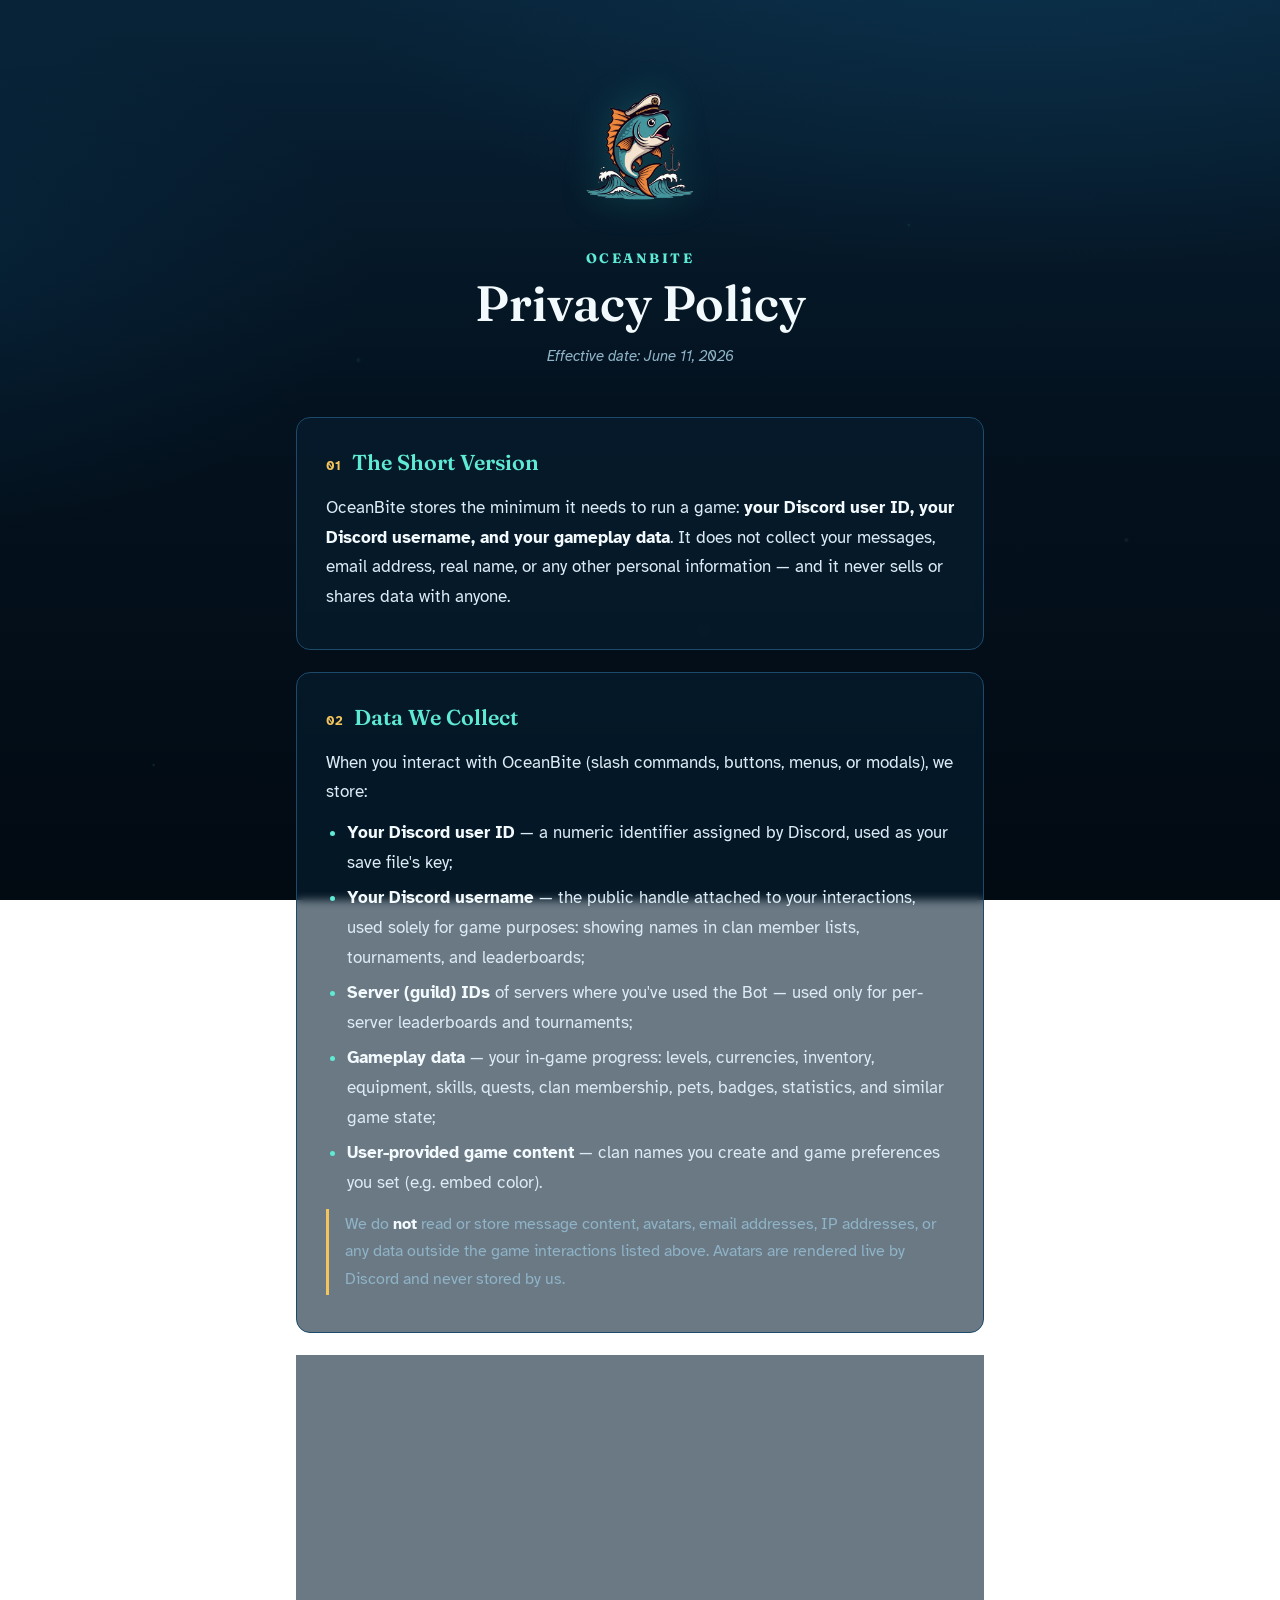
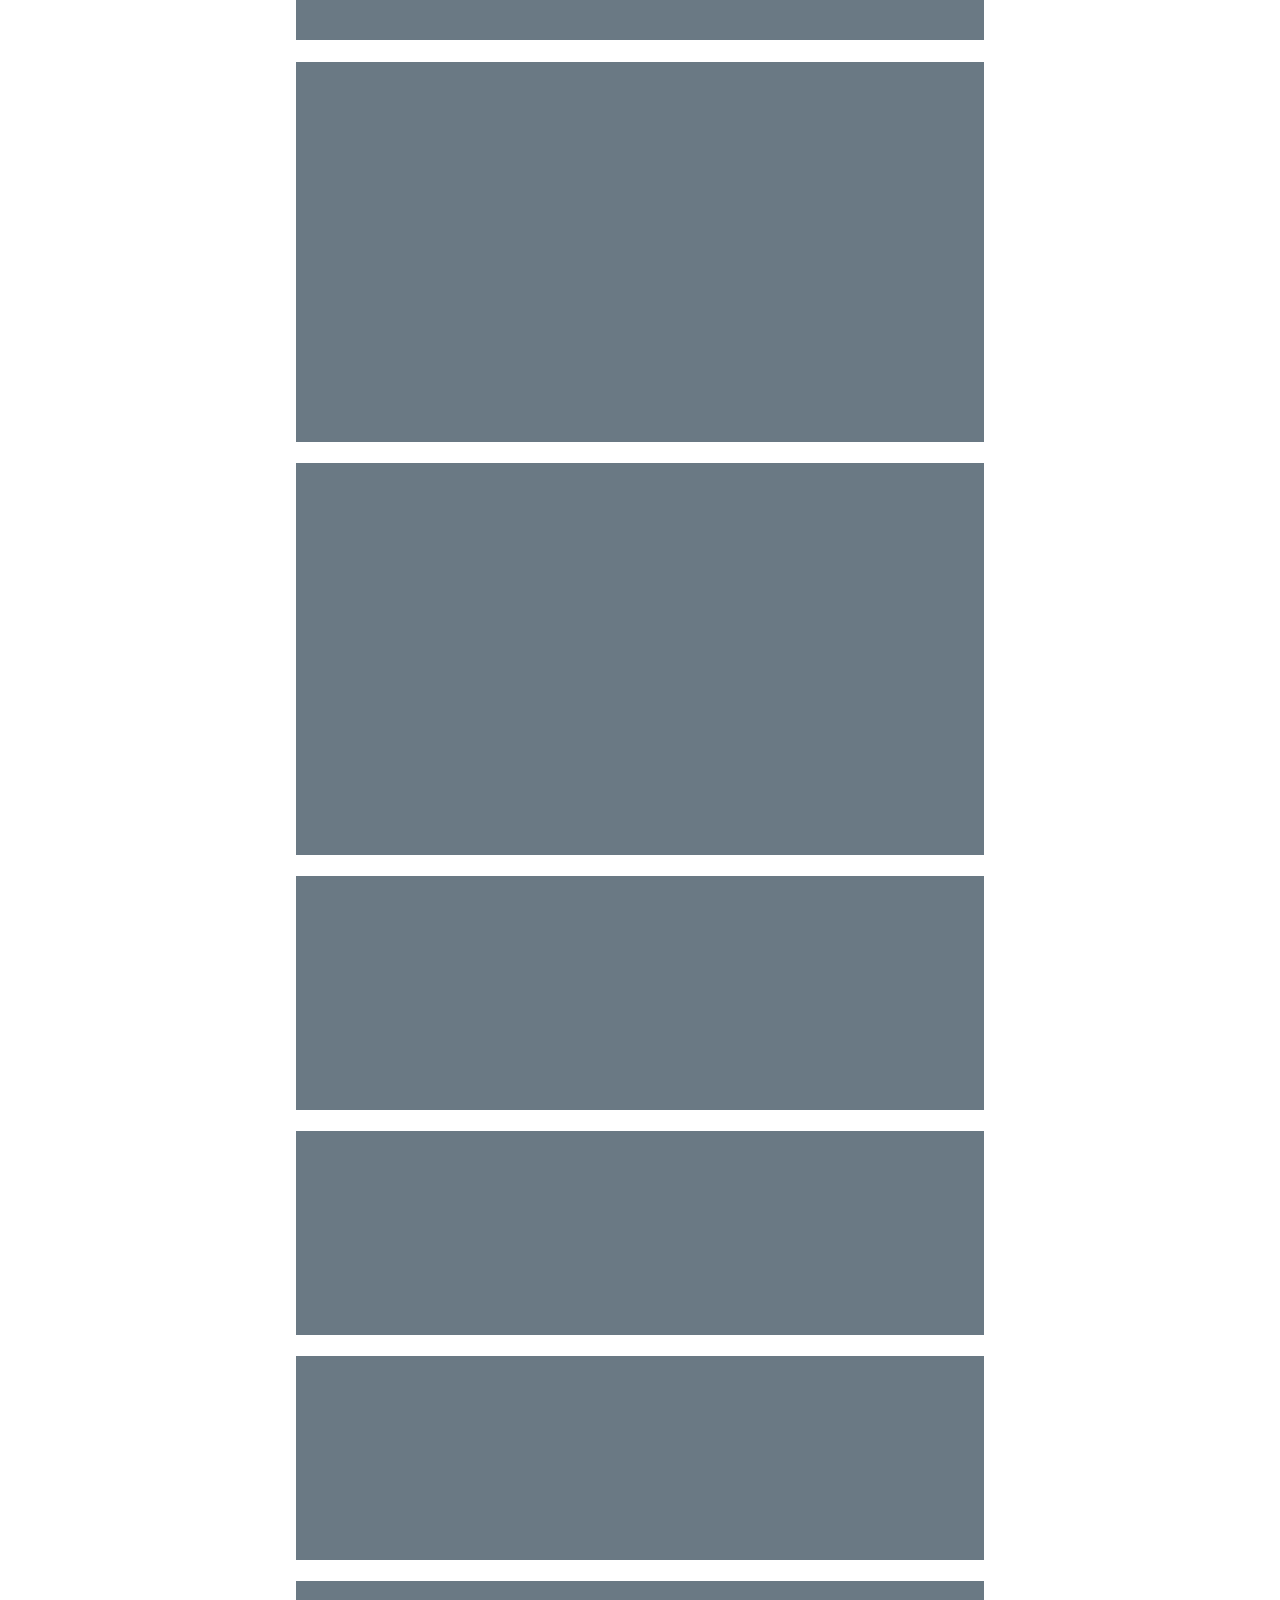
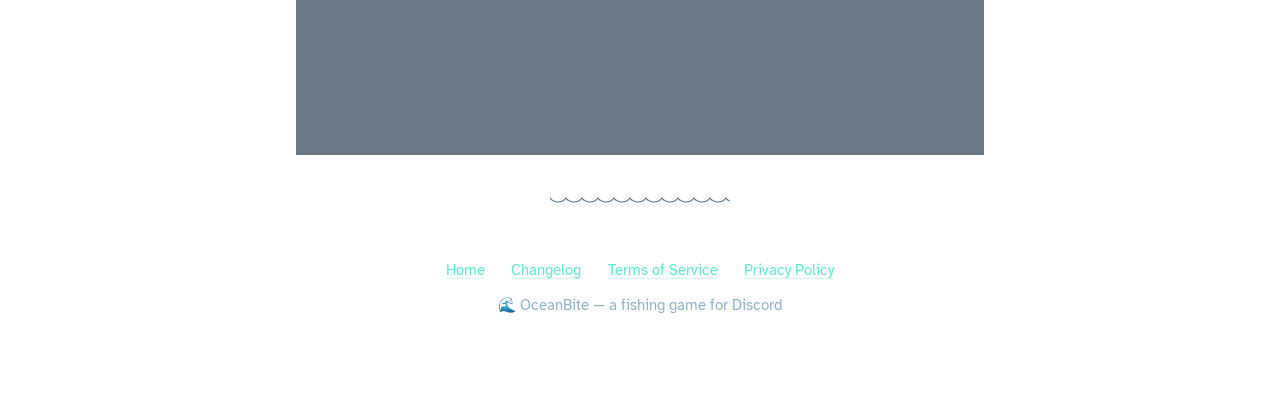
<file: privacy.html>
<!DOCTYPE html>
<html lang="en">
<head>
  <meta charset="UTF-8">
  <meta name="viewport" content="width=device-width, initial-scale=1.0">
  <title>Privacy Policy — OceanBite</title>
  <meta name="description" content="Privacy Policy for OceanBite, the Discord fishing game bot. What we store, why, and how to have it deleted.">
  <link rel="canonical" href="https://oceanbite.app/privacy.html">
  <link rel="icon" type="image/png" href="logo.png">
  <!-- Open Graph -->
  <meta property="og:type" content="website">
  <meta property="og:title" content="Privacy Policy — OceanBite">
  <meta property="og:description" content="What OceanBite stores (almost nothing), why, and how to have it deleted.">
  <meta property="og:url" content="https://oceanbite.app/privacy.html">
  <meta property="og:image" content="https://oceanbite.app/logo.png">
  <meta property="og:site_name" content="OceanBite">
  <!-- Twitter Card -->
  <meta name="twitter:card" content="summary">
  <meta name="twitter:title" content="Privacy Policy — OceanBite">
  <meta name="twitter:description" content="What OceanBite stores (almost nothing), why, and how to have it deleted.">
  <meta name="twitter:image" content="https://oceanbite.app/logo.png">
  <link rel="preconnect" href="https://fonts.googleapis.com">
  <link rel="preconnect" href="https://fonts.gstatic.com" crossorigin>
  <link href="https://fonts.googleapis.com/css2?family=Fraunces:opsz,wght@9..144,400;9..144,600;9..144,700&family=Atkinson+Hyperlegible:ital,wght@0,400;0,700;1,400&display=swap" rel="stylesheet">
  <link rel="stylesheet" href="site.css">
</head>
<body>
  <div class="wrap">
    <header class="masthead">
      <img class="crest" src="logo.png" alt="OceanBite">
      <p class="brand">OceanBite</p>
      <h1>Privacy Policy</h1>
      <p class="effective">Effective date: June 11, 2026</p>
    </header>

    <main>
      <section>
        <h2><span class="num">01</span>The Short Version</h2>
        <p>OceanBite stores the minimum it needs to run a game: <strong>your Discord user ID, your Discord username, and your gameplay data</strong>. It does not collect your messages, email address, real name, or any other personal information — and it never sells or shares data with anyone.</p>
      </section>

      <section>
        <h2><span class="num">02</span>Data We Collect</h2>
        <p>When you interact with OceanBite (slash commands, buttons, menus, or modals), we store:</p>
        <ul>
          <li><strong>Your Discord user ID</strong> — a numeric identifier assigned by Discord, used as your save file's key;</li>
          <li><strong>Your Discord username</strong> — the public handle attached to your interactions, used solely for game purposes: showing names in clan member lists, tournaments, and leaderboards;</li>
          <li><strong>Server (guild) IDs</strong> of servers where you've used the Bot — used only for per-server leaderboards and tournaments;</li>
          <li><strong>Gameplay data</strong> — your in-game progress: levels, currencies, inventory, equipment, skills, quests, clan membership, pets, badges, statistics, and similar game state;</li>
          <li><strong>User-provided game content</strong> — clan names you create and game preferences you set (e.g. embed color).</li>
        </ul>
        <p class="note">We do <strong>not</strong> read or store message content, avatars, email addresses, IP addresses, or any data outside the game interactions listed above. Avatars are rendered live by Discord and never stored by us.</p>
      </section>

      <section>
        <h2><span class="num">03</span>How We Use Data</h2>
        <ul>
          <li>To operate the game: saving and loading your progress;</li>
          <li>To provide social features: leaderboards, clans, and tournaments;</li>
          <li>To keep the game fair: enforcing cooldowns and fair-play rules.</li>
        </ul>
        <p>We do not use your data for advertising, profiling, analytics resale, or any purpose unrelated to running the game.</p>
      </section>

      <section>
        <h2><span class="num">04</span>Data Sharing</h2>
        <p>We do not sell, rent, trade, or otherwise share your data with third parties. The only parties that process your data are:</p>
        <ul>
          <li><strong>Discord</strong>, which transmits your interactions to the Bot (governed by <a href="https://discord.com/privacy" rel="noopener">Discord's Privacy Policy</a>);</li>
          <li><strong>The hosting provider</strong> the Bot runs on, where the game database is stored.</li>
        </ul>
        <p>Some gameplay data is visible to other players by design — for example, leaderboard rankings, clan membership, and your profile when another player views it.</p>
      </section>

      <section>
        <h2><span class="num">05</span>Data Retention &amp; Deletion</h2>
        <p>Gameplay data is retained for as long as the Bot operates so your progress persists across servers and sessions.</p>
        <p>You can <strong>delete all of your data yourself, instantly</strong> — no request needed:</p>
        <ul>
          <li>In Discord, run <strong>/settings</strong> (or open <strong>/menu</strong> and pick ⚙️ Settings);</li>
          <li>Press <strong>🗑️ Delete my data</strong> and confirm.</li>
        </ul>
        <p>Deletion takes effect immediately and removes everything we store about you. It is permanent: your game progress cannot be restored. If you run into any trouble, contact us (see below) and we will delete your data for you within 30 days.</p>
      </section>

      <section>
        <h2><span class="num">06</span>Security</h2>
        <p>Game data is stored in a private database accessible only to the Bot's operator. It is not exposed publicly, and access credentials are kept confidential. No method of storage is 100% secure, but we take reasonable measures appropriate to the nature of the data (a game save file).</p>
      </section>

      <section>
        <h2><span class="num">07</span>Children</h2>
        <p>OceanBite is intended for users who meet Discord's minimum age requirement (13, or higher where local law requires). We do not knowingly collect data from children below that age; if you believe we have, contact us and we will delete it.</p>
      </section>

      <section>
        <h2><span class="num">08</span>Changes to this Policy</h2>
        <p>We may update this Privacy Policy from time to time. The "Effective date" above reflects the latest revision. Material changes will be reflected on this page; continued use of the Bot after changes take effect constitutes acceptance.</p>
      </section>

      <section>
        <h2><span class="num">09</span>Contact</h2>
        <p>For privacy questions or help with data deletion, contact the operator on Discord: <strong>0krypt</strong>.</p>
      </section>
    </main>

    <hr class="wave-rule">
    <footer>
      <nav>
        <a href="index.html">Home</a>
        <a href="changelog.html">Changelog</a>
        <a href="terms.html">Terms of Service</a>
        <a href="privacy.html">Privacy Policy</a>
      </nav>
      🌊 OceanBite — a fishing game for Discord
    </footer>
  </div>
</body>
</html>
</file>
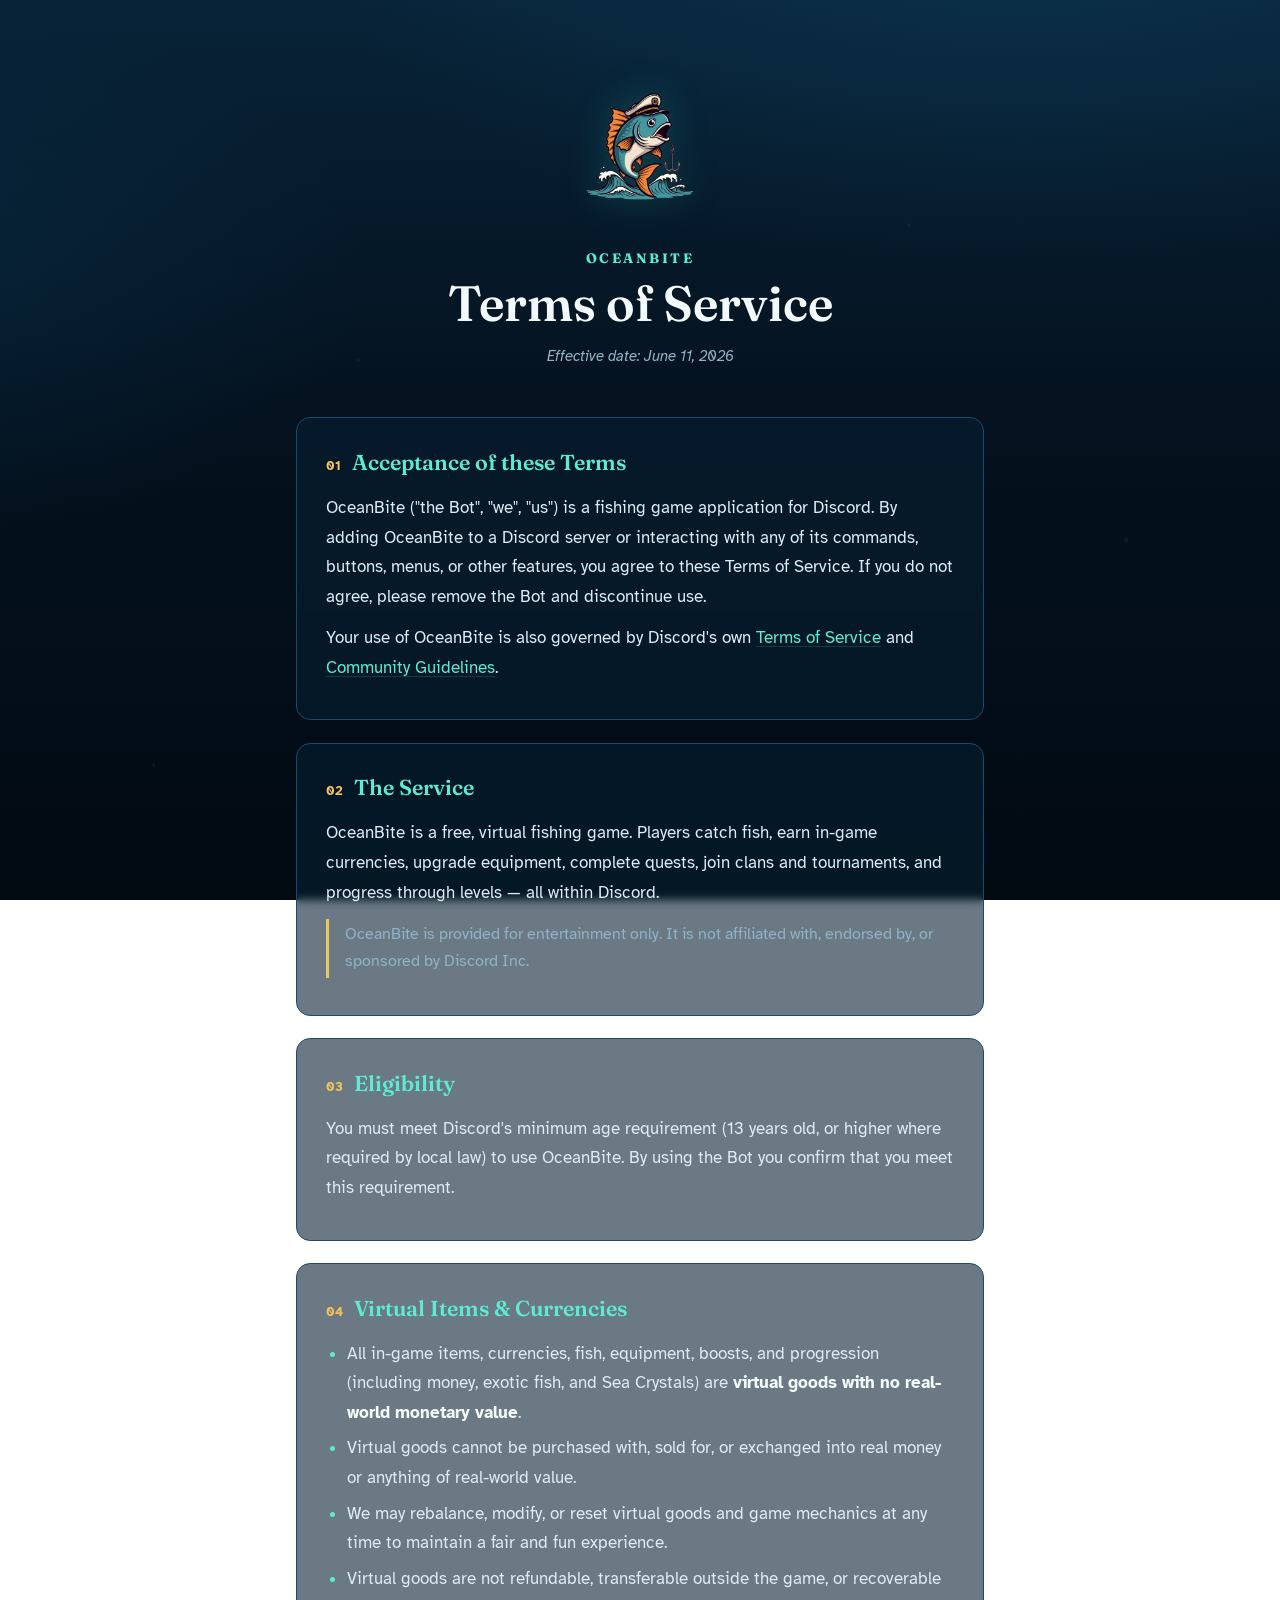
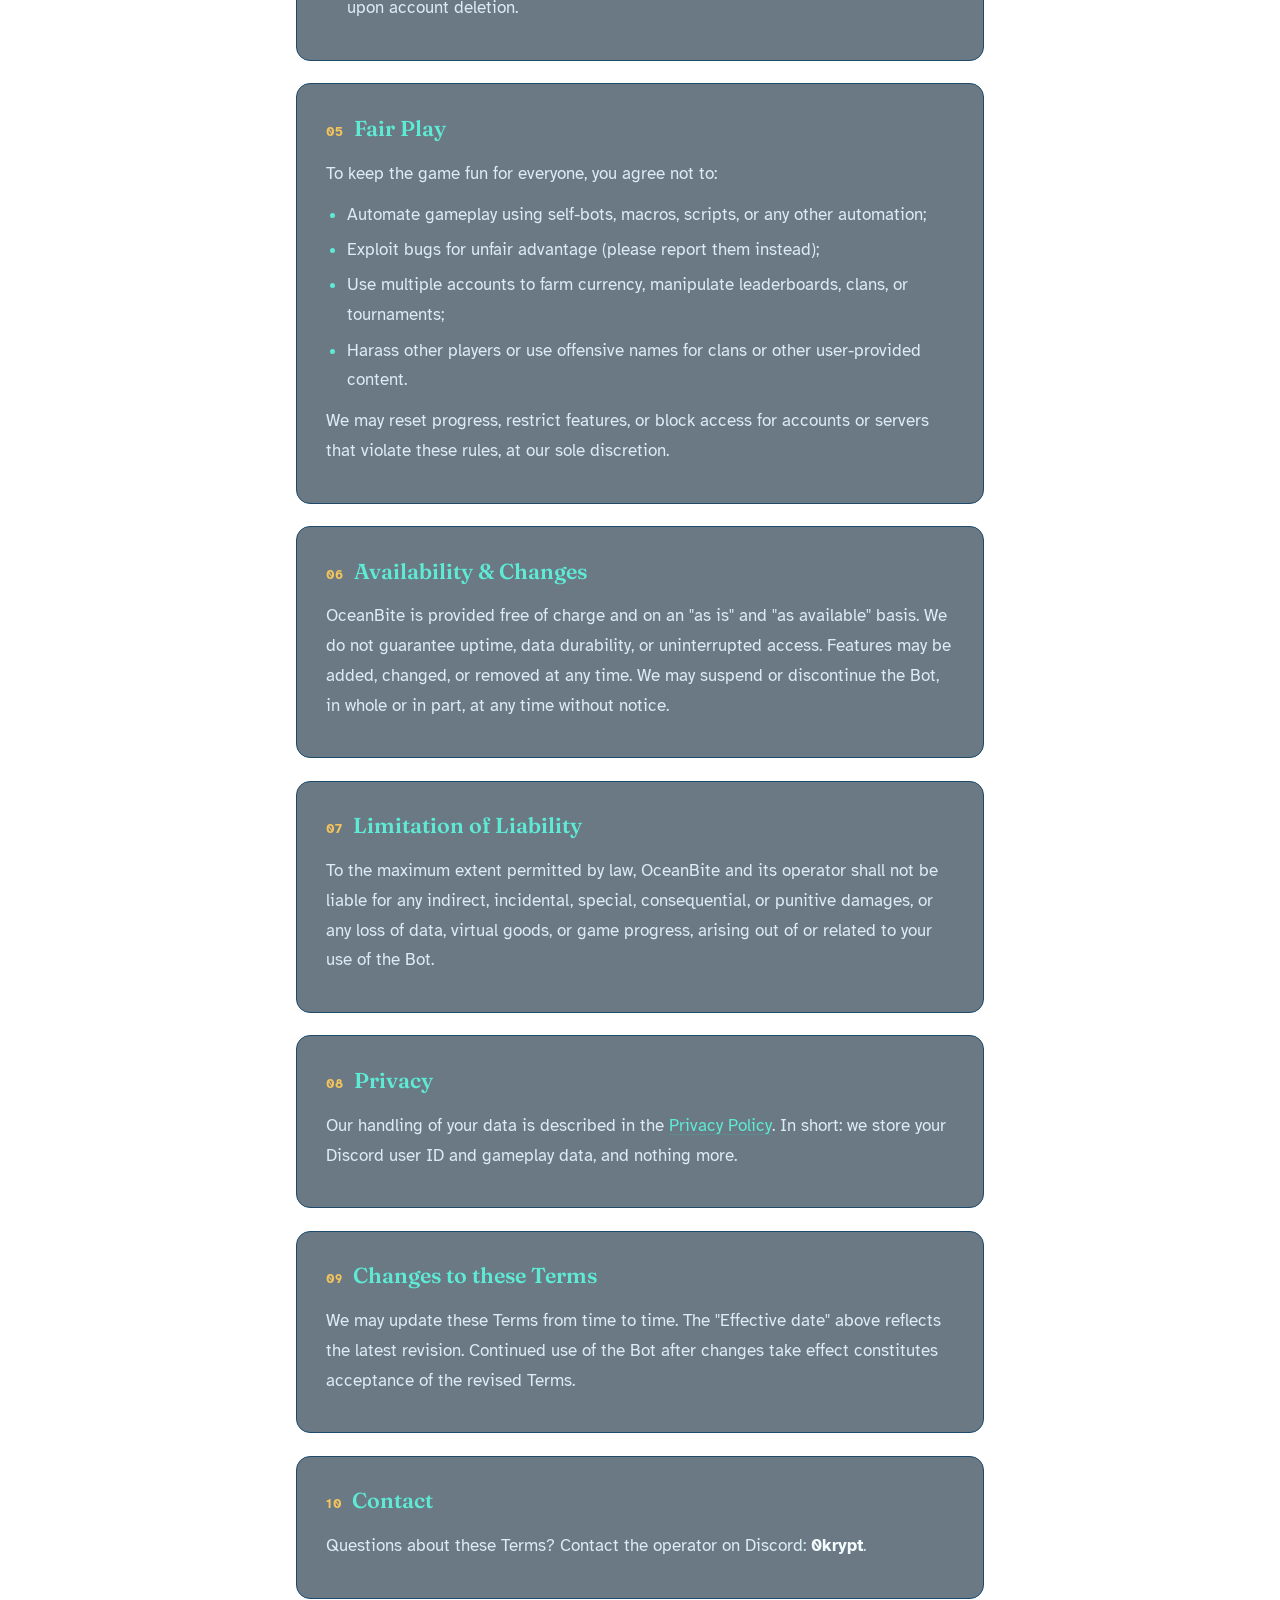
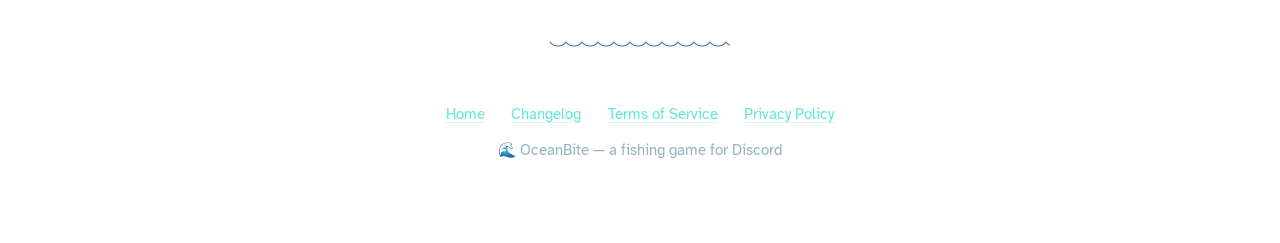
<file: terms.html>
<!DOCTYPE html>
<html lang="en">
<head>
  <meta charset="UTF-8">
  <meta name="viewport" content="width=device-width, initial-scale=1.0">
  <title>Terms of Service — OceanBite</title>
  <meta name="description" content="Terms of Service for OceanBite, the Discord fishing game bot. Fair play rules, virtual goods policy, and your agreement with us.">
  <link rel="canonical" href="https://oceanbite.app/terms.html">
  <link rel="icon" type="image/png" href="logo.png">
  <!-- Open Graph -->
  <meta property="og:type" content="website">
  <meta property="og:title" content="Terms of Service — OceanBite">
  <meta property="og:description" content="Fair play rules, virtual goods policy, and your agreement with OceanBite.">
  <meta property="og:url" content="https://oceanbite.app/terms.html">
  <meta property="og:image" content="https://oceanbite.app/logo.png">
  <meta property="og:site_name" content="OceanBite">
  <!-- Twitter Card -->
  <meta name="twitter:card" content="summary">
  <meta name="twitter:title" content="Terms of Service — OceanBite">
  <meta name="twitter:description" content="Fair play rules, virtual goods policy, and your agreement with OceanBite.">
  <meta name="twitter:image" content="https://oceanbite.app/logo.png">
  <link rel="preconnect" href="https://fonts.googleapis.com">
  <link rel="preconnect" href="https://fonts.gstatic.com" crossorigin>
  <link href="https://fonts.googleapis.com/css2?family=Fraunces:opsz,wght@9..144,400;9..144,600;9..144,700&family=Atkinson+Hyperlegible:ital,wght@0,400;0,700;1,400&display=swap" rel="stylesheet">
  <link rel="stylesheet" href="site.css">
</head>
<body>
  <div class="wrap">
    <header class="masthead">
      <img class="crest" src="logo.png" alt="OceanBite">
      <p class="brand">OceanBite</p>
      <h1>Terms of Service</h1>
      <p class="effective">Effective date: June 11, 2026</p>
    </header>

    <main>
      <section>
        <h2><span class="num">01</span>Acceptance of these Terms</h2>
        <p>OceanBite ("the Bot", "we", "us") is a fishing game application for Discord. By adding OceanBite to a Discord server or interacting with any of its commands, buttons, menus, or other features, you agree to these Terms of Service. If you do not agree, please remove the Bot and discontinue use.</p>
        <p>Your use of OceanBite is also governed by Discord's own <a href="https://discord.com/terms" rel="noopener">Terms of Service</a> and <a href="https://discord.com/guidelines" rel="noopener">Community Guidelines</a>.</p>
      </section>

      <section>
        <h2><span class="num">02</span>The Service</h2>
        <p>OceanBite is a free, virtual fishing game. Players catch fish, earn in-game currencies, upgrade equipment, complete quests, join clans and tournaments, and progress through levels — all within Discord.</p>
        <p class="note">OceanBite is provided for entertainment only. It is not affiliated with, endorsed by, or sponsored by Discord Inc.</p>
      </section>

      <section>
        <h2><span class="num">03</span>Eligibility</h2>
        <p>You must meet Discord's minimum age requirement (13 years old, or higher where required by local law) to use OceanBite. By using the Bot you confirm that you meet this requirement.</p>
      </section>

      <section>
        <h2><span class="num">04</span>Virtual Items &amp; Currencies</h2>
        <ul>
          <li>All in-game items, currencies, fish, equipment, boosts, and progression (including money, exotic fish, and Sea Crystals) are <strong>virtual goods with no real-world monetary value</strong>.</li>
          <li>Virtual goods cannot be purchased with, sold for, or exchanged into real money or anything of real-world value.</li>
          <li>We may rebalance, modify, or reset virtual goods and game mechanics at any time to maintain a fair and fun experience.</li>
          <li>Virtual goods are not refundable, transferable outside the game, or recoverable upon account deletion.</li>
        </ul>
      </section>

      <section>
        <h2><span class="num">05</span>Fair Play</h2>
        <p>To keep the game fun for everyone, you agree not to:</p>
        <ul>
          <li>Automate gameplay using self-bots, macros, scripts, or any other automation;</li>
          <li>Exploit bugs for unfair advantage (please report them instead);</li>
          <li>Use multiple accounts to farm currency, manipulate leaderboards, clans, or tournaments;</li>
          <li>Harass other players or use offensive names for clans or other user-provided content.</li>
        </ul>
        <p>We may reset progress, restrict features, or block access for accounts or servers that violate these rules, at our sole discretion.</p>
      </section>

      <section>
        <h2><span class="num">06</span>Availability &amp; Changes</h2>
        <p>OceanBite is provided free of charge and on an "as is" and "as available" basis. We do not guarantee uptime, data durability, or uninterrupted access. Features may be added, changed, or removed at any time. We may suspend or discontinue the Bot, in whole or in part, at any time without notice.</p>
      </section>

      <section>
        <h2><span class="num">07</span>Limitation of Liability</h2>
        <p>To the maximum extent permitted by law, OceanBite and its operator shall not be liable for any indirect, incidental, special, consequential, or punitive damages, or any loss of data, virtual goods, or game progress, arising out of or related to your use of the Bot.</p>
      </section>

      <section>
        <h2><span class="num">08</span>Privacy</h2>
        <p>Our handling of your data is described in the <a href="privacy.html">Privacy Policy</a>. In short: we store your Discord user ID and gameplay data, and nothing more.</p>
      </section>

      <section>
        <h2><span class="num">09</span>Changes to these Terms</h2>
        <p>We may update these Terms from time to time. The "Effective date" above reflects the latest revision. Continued use of the Bot after changes take effect constitutes acceptance of the revised Terms.</p>
      </section>

      <section>
        <h2><span class="num">10</span>Contact</h2>
        <p>Questions about these Terms? Contact the operator on Discord: <strong>0krypt</strong>.</p>
      </section>
    </main>

    <hr class="wave-rule">
    <footer>
      <nav>
        <a href="index.html">Home</a>
        <a href="changelog.html">Changelog</a>
        <a href="terms.html">Terms of Service</a>
        <a href="privacy.html">Privacy Policy</a>
      </nav>
      🌊 OceanBite — a fishing game for Discord
    </footer>
  </div>
</body>
</html>
</file>
<file: site.css>
/* OceanBite legal pages — "abyssal ledger" theme */
:root {
  --abyss: #04121f;
  --deep: #082338;
  --mid: #0d3350;
  --ink: #dcebf5;
  --ink-dim: #8fb3c7;
  --foam: #5eead4;
  --foam-dim: #2dd4bf33;
  --gold: #f4c45c;
  --card: #07203399;
  --line: #1d4a6b;
}

* { box-sizing: border-box; }

html { scroll-behavior: smooth; }

body {
  margin: 0;
  font-family: 'Atkinson Hyperlegible', Georgia, serif;
  font-size: 1.0625rem;
  line-height: 1.75;
  color: var(--ink);
  background:
    radial-gradient(1200px 600px at 80% -10%, #11486b66, transparent 60%),
    radial-gradient(900px 500px at -10% 30%, #0a3a5a55, transparent 55%),
    linear-gradient(180deg, var(--deep) 0%, var(--abyss) 45%, #020a12 100%);
  background-attachment: fixed;
  min-height: 100vh;
}

/* faint drifting bubbles */
body::before {
  content: '';
  position: fixed;
  inset: 0;
  pointer-events: none;
  background-image:
    radial-gradient(2px 2px at 12% 85%, #5eead422, transparent),
    radial-gradient(3px 3px at 28% 40%, #5eead41a, transparent),
    radial-gradient(2px 2px at 55% 70%, #dcebf51e, transparent),
    radial-gradient(2px 2px at 71% 25%, #5eead41f, transparent),
    radial-gradient(3px 3px at 88% 60%, #dcebf516, transparent);
  background-size: 100% 100%;
  animation: drift 26s linear infinite alternate;
}

@keyframes drift {
  from { transform: translateY(12px); }
  to { transform: translateY(-12px); }
}

.wrap {
  max-width: 46rem;
  margin: 0 auto;
  padding: 3.5rem 1.5rem 5rem;
  position: relative;
}

header.masthead {
  text-align: center;
  margin-bottom: 3rem;
  animation: surface 0.9s ease-out both;
}

@keyframes surface {
  from { opacity: 0; transform: translateY(18px); }
  to { opacity: 1; transform: none; }
}

.crest {
  display: block;
  width: 120px;
  height: auto;
  margin: 0 auto;
  filter: drop-shadow(0 0 18px var(--foam-dim));
}

.brand {
  font-family: 'Fraunces', Georgia, serif;
  font-weight: 700;
  letter-spacing: 0.18em;
  text-transform: uppercase;
  font-size: 0.85rem;
  color: var(--foam);
  margin: 0.75rem 0 0.25rem;
}

h1 {
  font-family: 'Fraunces', Georgia, serif;
  font-size: clamp(2.1rem, 6vw, 3.1rem);
  font-weight: 600;
  line-height: 1.15;
  margin: 0.2rem 0 0.6rem;
  color: #f3fafd;
}

.effective {
  color: var(--ink-dim);
  font-size: 0.95rem;
  font-style: italic;
}

.wave-rule {
  border: none;
  height: 14px;
  margin: 2.6rem auto;
  width: 180px;
  background: radial-gradient(circle at 8px -4px, transparent 9px, var(--line) 10px, transparent 11px);
  background-size: 16px 14px;
  background-repeat: repeat-x;
  opacity: 0.8;
}

main section {
  background: var(--card);
  border: 1px solid var(--line);
  border-radius: 14px;
  padding: 1.6rem 1.8rem;
  margin-bottom: 1.4rem;
  backdrop-filter: blur(4px);
  animation: surface 0.9s ease-out both;
}

main section:nth-of-type(2) { animation-delay: 0.06s; }
main section:nth-of-type(3) { animation-delay: 0.12s; }
main section:nth-of-type(4) { animation-delay: 0.18s; }
main section:nth-of-type(5) { animation-delay: 0.24s; }

h2 {
  font-family: 'Fraunces', Georgia, serif;
  font-weight: 600;
  font-size: 1.35rem;
  margin: 0 0 0.6rem;
  color: var(--foam);
  display: flex;
  align-items: baseline;
  gap: 0.6rem;
}

h2 .num {
  font-size: 0.8rem;
  letter-spacing: 0.12em;
  color: var(--gold);
  font-family: 'Atkinson Hyperlegible', sans-serif;
}

p { margin: 0.7rem 0; }

ul { padding-left: 1.3rem; margin: 0.7rem 0; }
li { margin: 0.35rem 0; }
li::marker { color: var(--foam); }

a { color: var(--foam); text-decoration-color: var(--foam-dim); text-underline-offset: 3px; }
a:hover { color: #aef5e8; }

strong { color: #f3fafd; }

.note {
  border-left: 3px solid var(--gold);
  padding: 0.15rem 0 0.15rem 1rem;
  color: var(--ink-dim);
  font-size: 0.97rem;
}

footer {
  margin-top: 3rem;
  text-align: center;
  color: var(--ink-dim);
  font-size: 0.92rem;
}

footer nav { margin-bottom: 0.6rem; }
footer nav a { margin: 0 0.7rem; }

/* landing page cards */
.doc-links {
  display: grid;
  grid-template-columns: 1fr 1fr;
  gap: 1.2rem;
  margin-top: 2.2rem;
}

@media (max-width: 540px) { .doc-links { grid-template-columns: 1fr; } }

.doc-links a {
  display: block;
  background: var(--card);
  border: 1px solid var(--line);
  border-radius: 14px;
  padding: 1.5rem;
  text-decoration: none;
  color: var(--ink);
  transition: transform 0.18s ease, border-color 0.18s ease, box-shadow 0.18s ease;
}

.doc-links a:hover {
  transform: translateY(-3px);
  border-color: var(--foam);
  box-shadow: 0 12px 32px -16px var(--foam-dim);
}

.doc-links .doc-title {
  font-family: 'Fraunces', Georgia, serif;
  font-size: 1.25rem;
  color: var(--foam);
  display: block;
  margin-bottom: 0.35rem;
}
</file>
